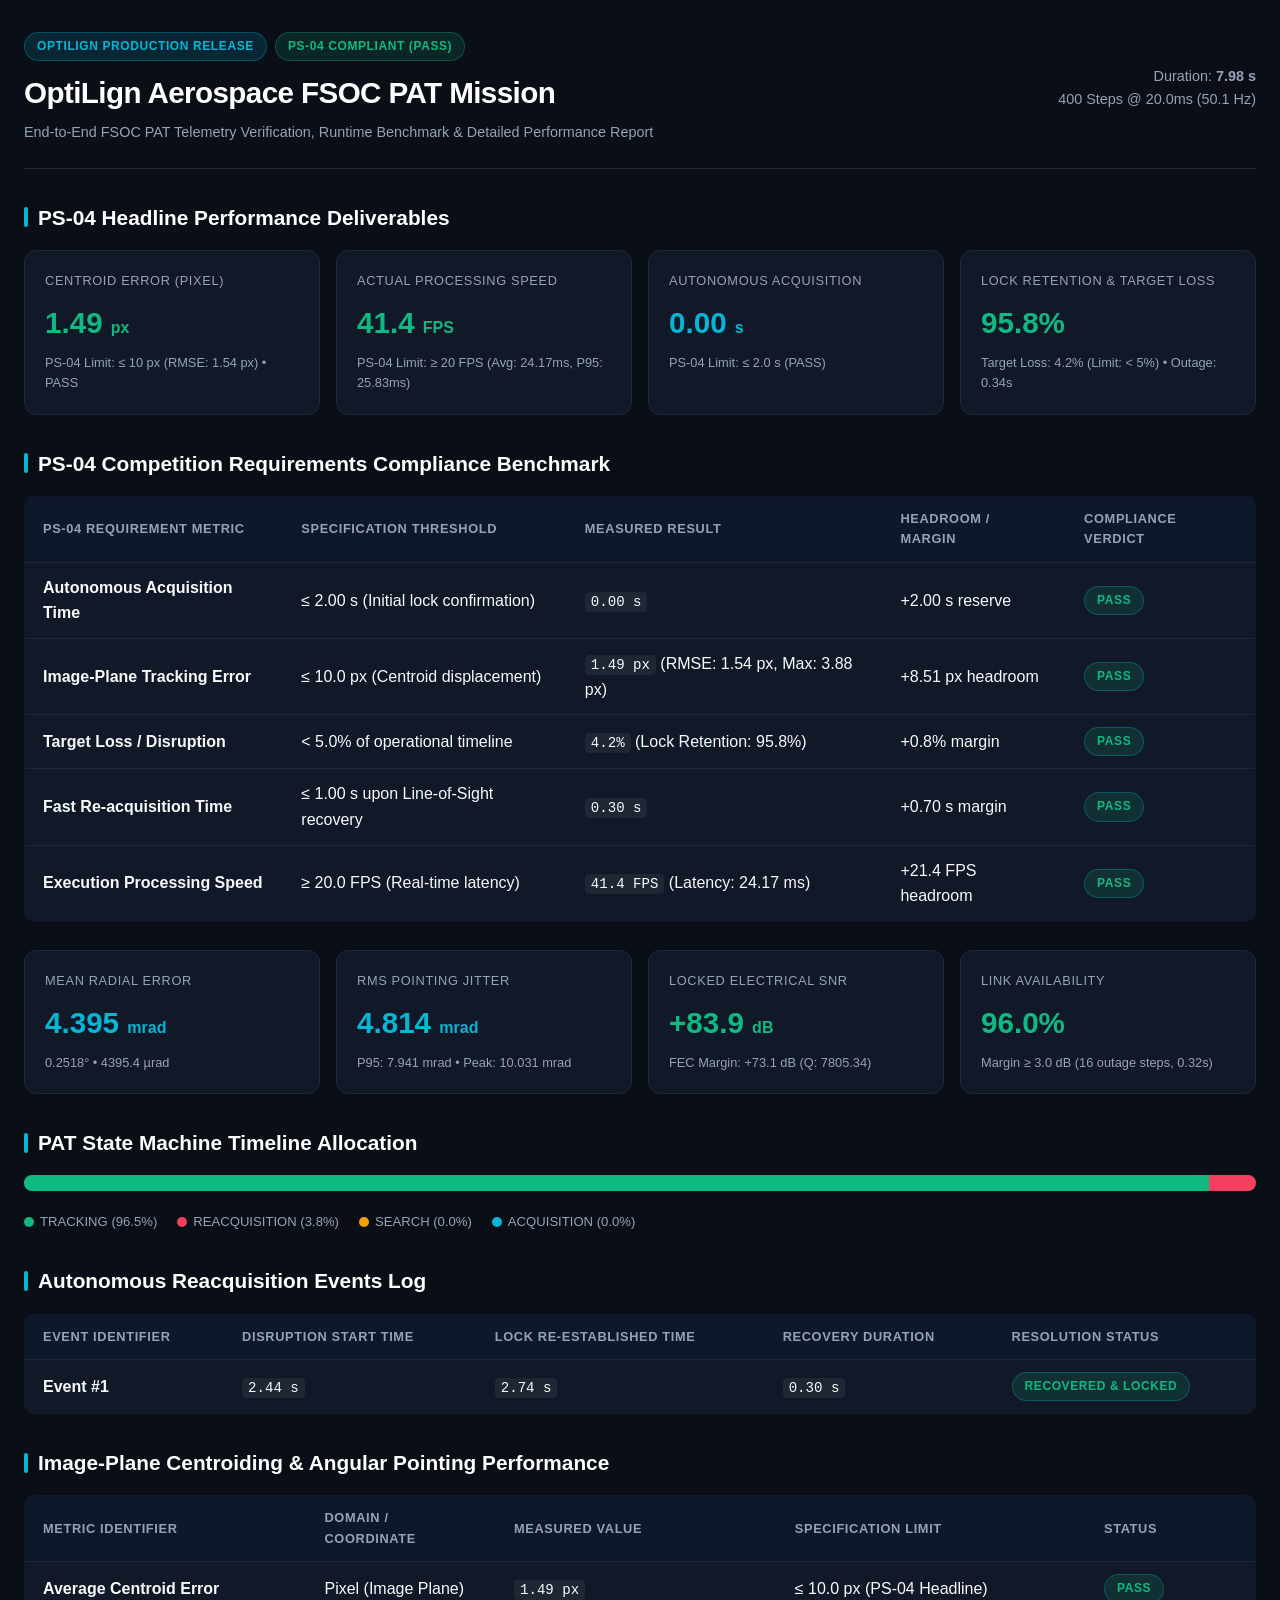
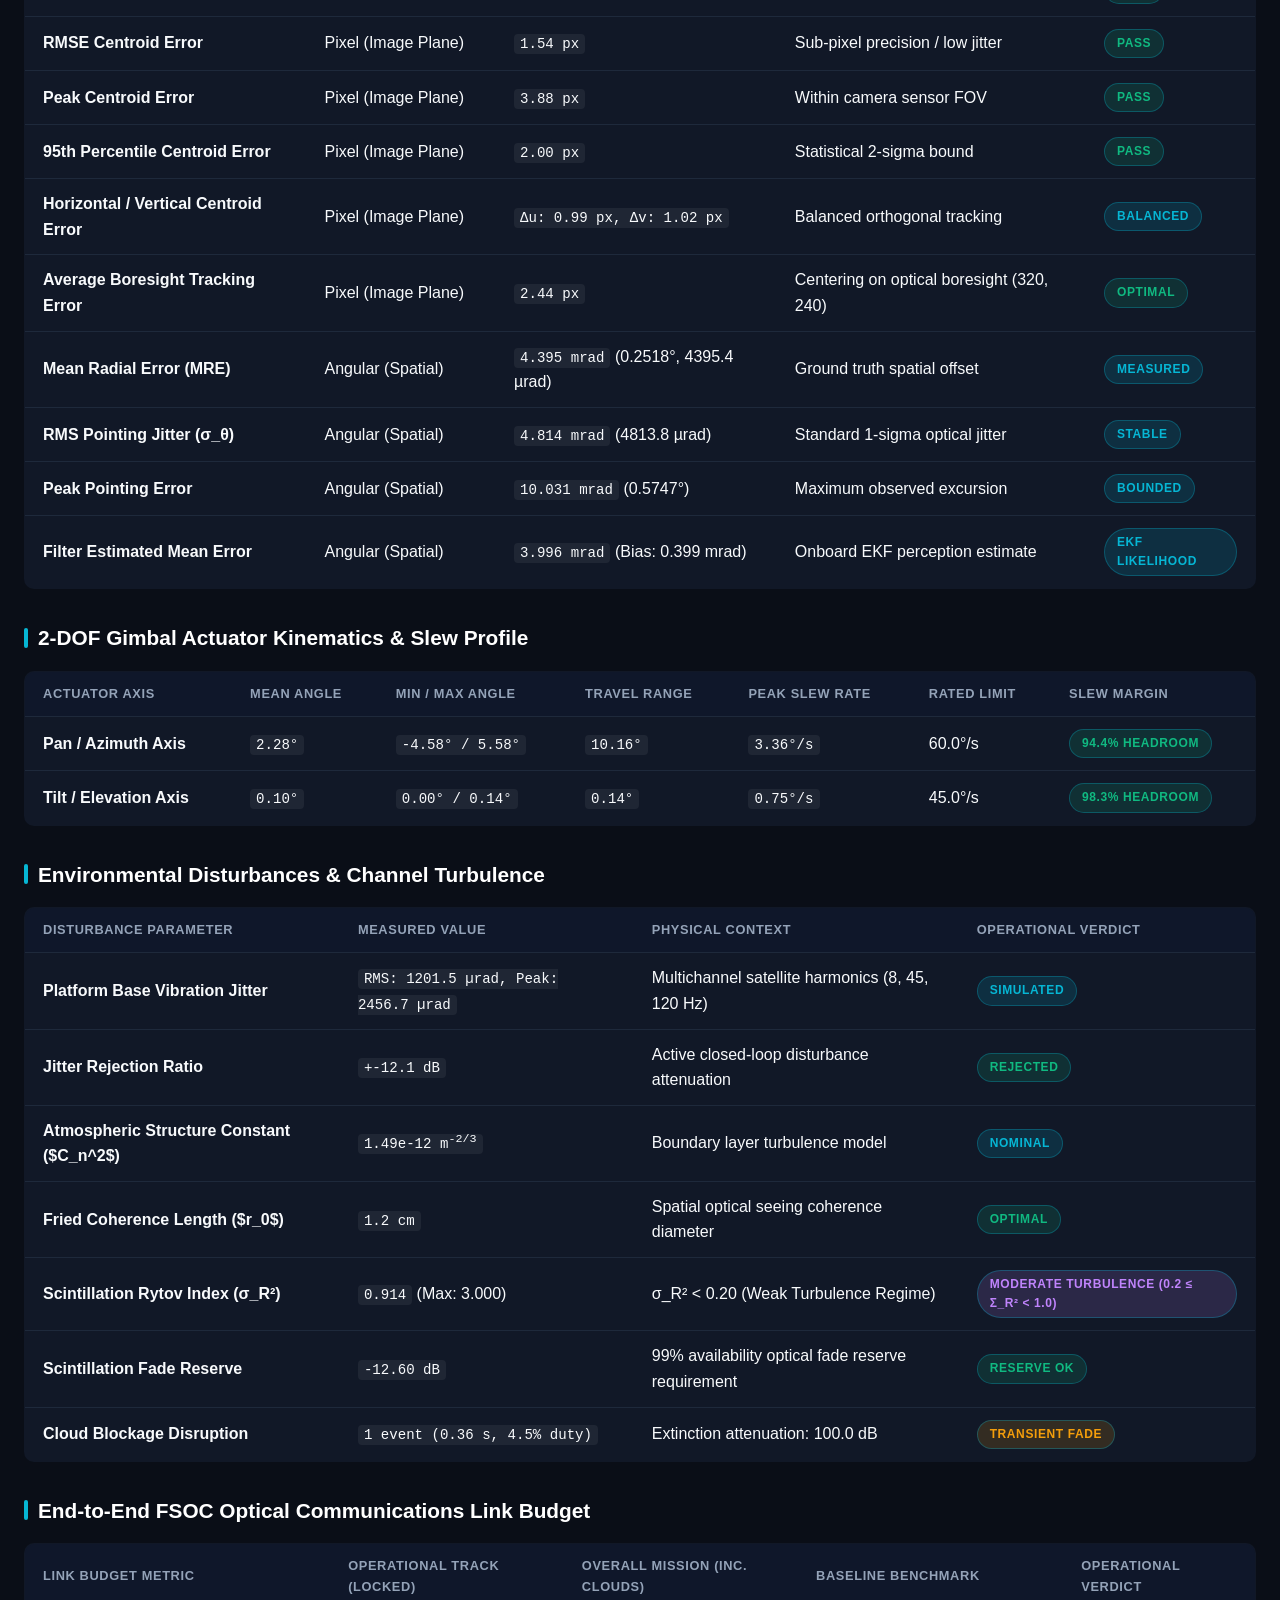
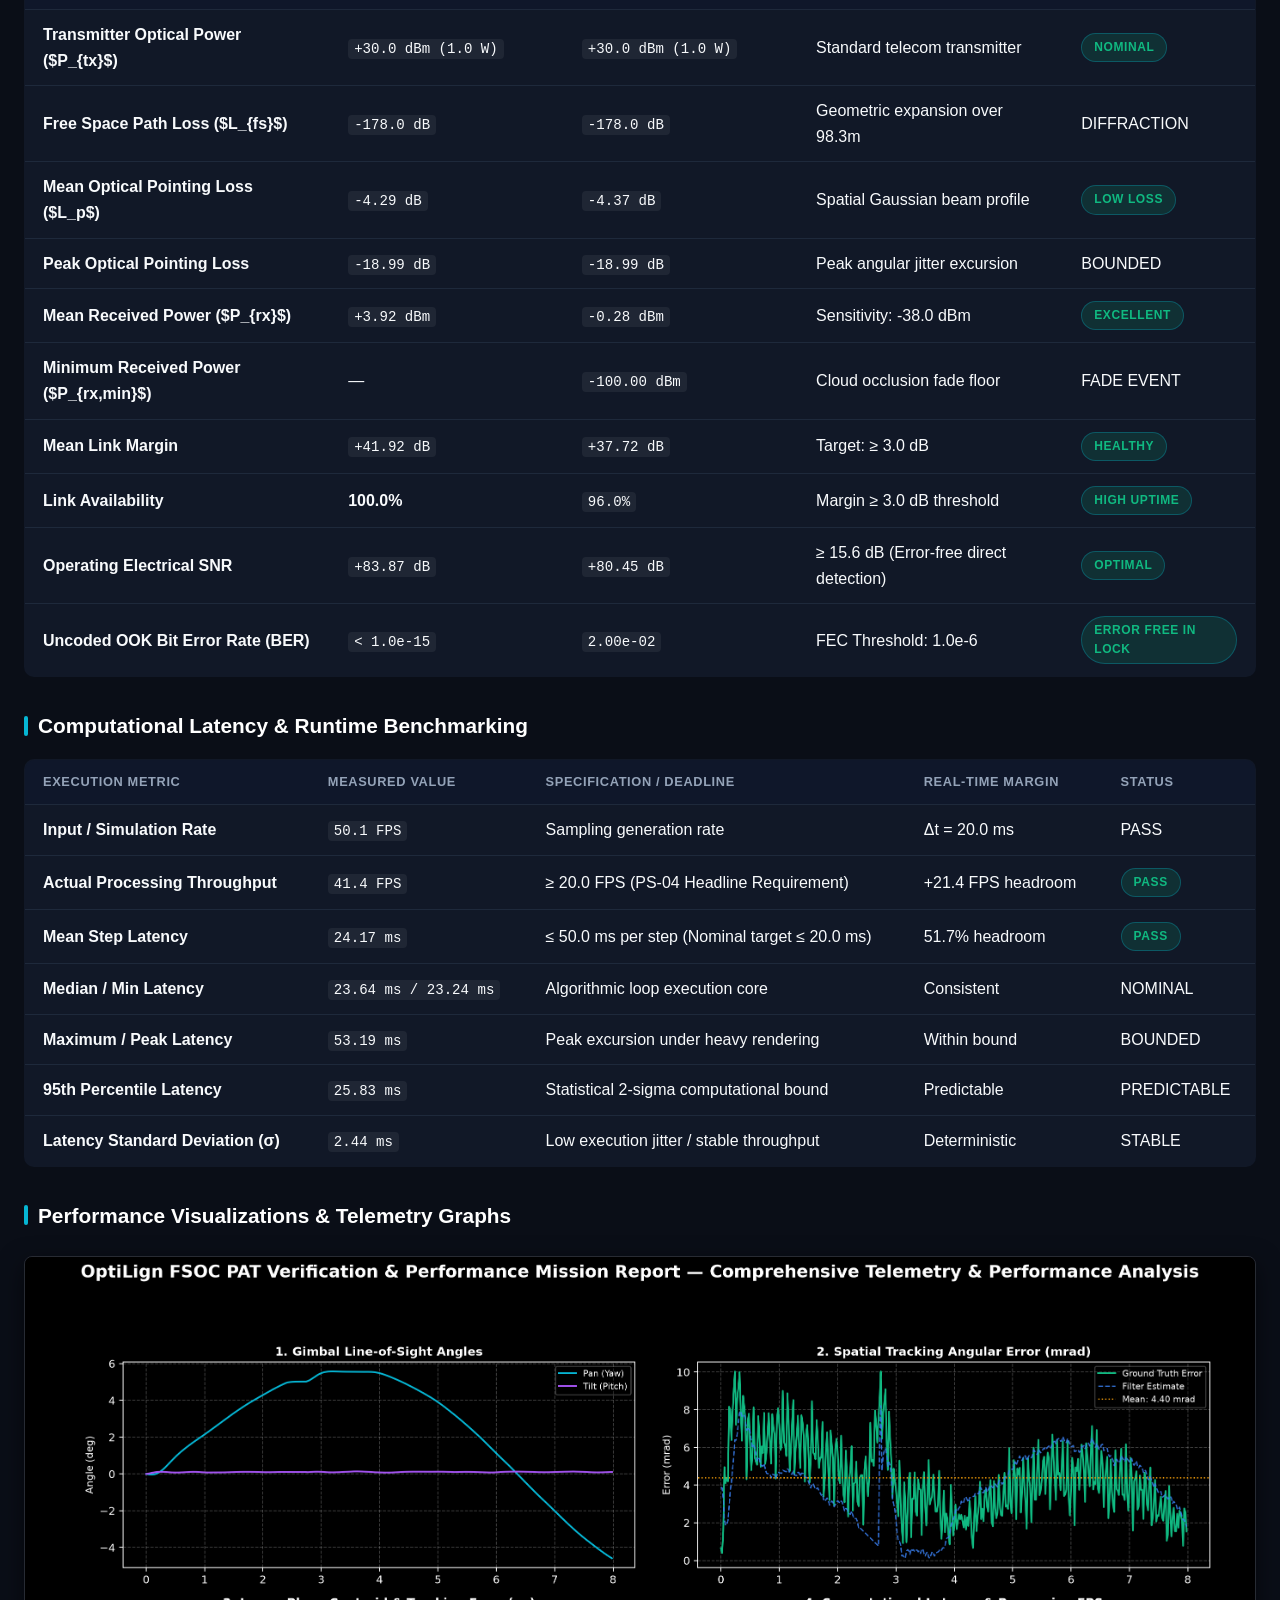
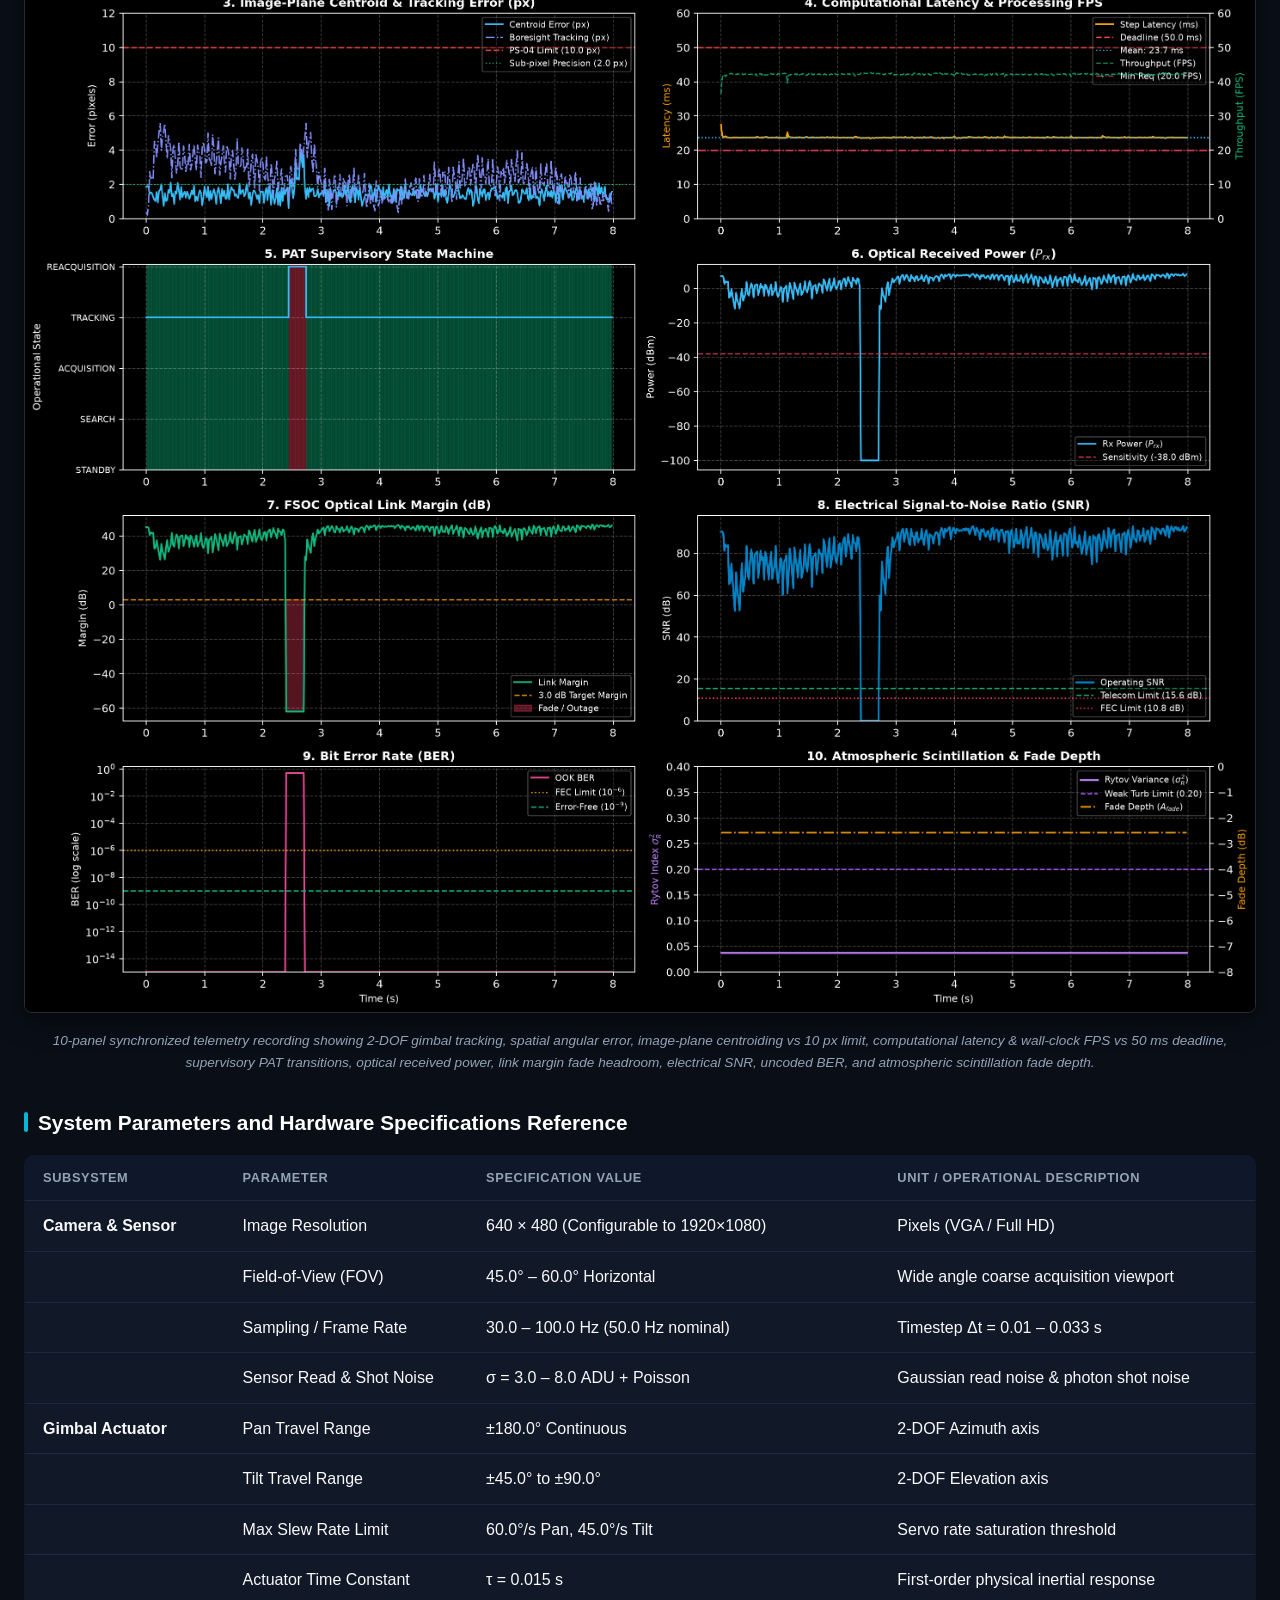
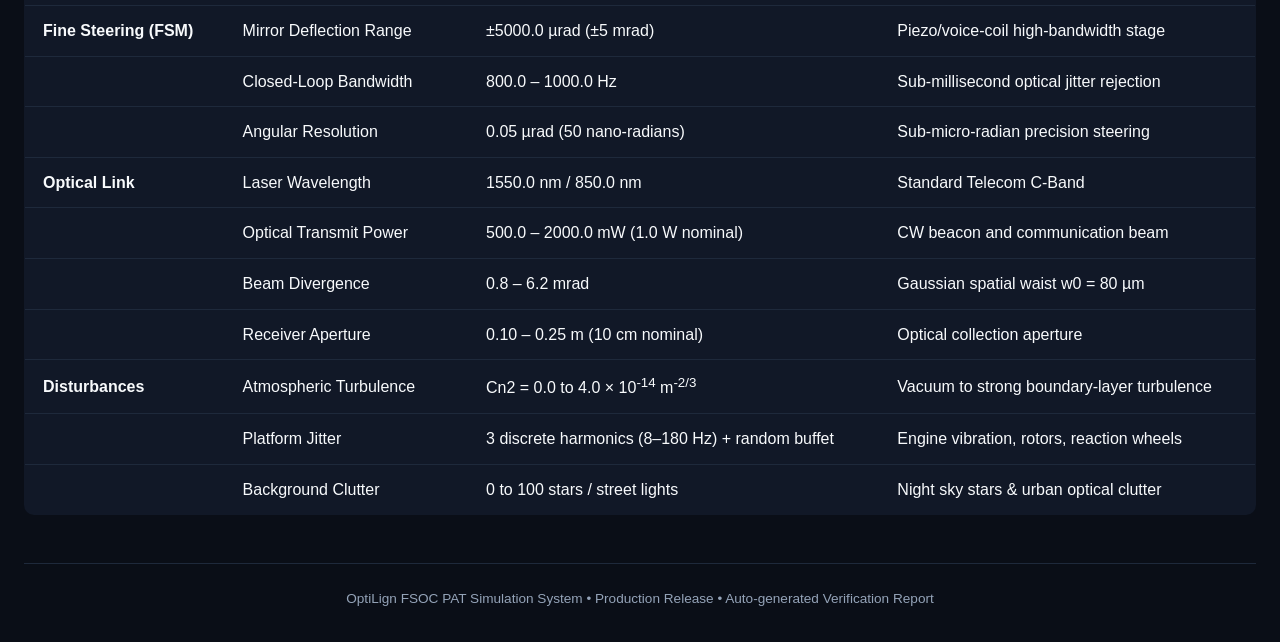
<file: results/mission_report.html>
<!DOCTYPE html>
<html lang="en">
<head>
  <meta charset="UTF-8">
  <meta name="viewport" content="width=device-width, initial-scale=1.0">
  <title>OptiLign FSOC PAT Mission Verification Report</title>
  <style>
    :root {
      --bg: #0a0e17;
      --card-bg: #111827;
      --card-border: #1e293b;
      --card-hover: #1e293b;
      --text: #f8fafc;
      --text-muted: #94a3b8;
      --accent-cyan: #06b6d4;
      --accent-emerald: #10b981;
      --accent-amber: #f59e0b;
      --accent-rose: #f43f5e;
      --accent-blue: #3b82f6;
      --accent-purple: #c084fc;
    }
    * { box-sizing: border-box; margin: 0; padding: 0; }
    body {
      background-color: var(--bg);
      color: var(--text);
      font-family: -apple-system, BlinkMacSystemFont, "Segoe UI", Roboto, Helvetica, Arial, sans-serif;
      padding: 32px 24px;
      line-height: 1.6;
    }
    .container {
      max-width: 1280px;
      margin: 0 auto;
    }
    header {
      border-bottom: 1px solid var(--card-border);
      padding-bottom: 24px;
      margin-bottom: 32px;
      display: flex;
      justify-content: space-between;
      align-items: center;
      flex-wrap: wrap;
      gap: 16px;
    }
    h1 {
      font-size: 1.85rem;
      font-weight: 700;
      letter-spacing: -0.02em;
      color: #fff;
    }
    .badge {
      display: inline-block;
      padding: 4px 12px;
      border-radius: 9999px;
      font-size: 0.75rem;
      font-weight: 600;
      text-transform: uppercase;
      letter-spacing: 0.05em;
      background: rgba(6, 182, 212, 0.15);
      color: var(--accent-cyan);
      border: 1px solid rgba(6, 182, 212, 0.3);
    }
    .grid-kpi {
      display: grid;
      grid-template-columns: repeat(auto-fit, minmax(240px, 1fr));
      gap: 16px;
      margin-bottom: 32px;
    }
    .card {
      background: var(--card-bg);
      border: 1px solid var(--card-border);
      border-radius: 12px;
      padding: 20px;
      transition: border-color 0.2s;
    }
    .card:hover {
      border-color: rgba(6, 182, 212, 0.4);
    }
    .card-title {
      font-size: 0.8rem;
      text-transform: uppercase;
      letter-spacing: 0.05em;
      color: var(--text-muted);
      margin-bottom: 8px;
    }
    .card-value {
      font-size: 1.85rem;
      font-weight: 700;
      color: #fff;
    }
    .card-sub {
      font-size: 0.8rem;
      color: var(--text-muted);
      margin-top: 6px;
    }
    .val-good { color: var(--accent-emerald); }
    .val-warn { color: var(--accent-amber); }
    .val-info { color: var(--accent-cyan); }
    .val-alert { color: var(--accent-rose); }
    .val-purple { color: var(--accent-purple); }

    .section-title {
      font-size: 1.3rem;
      font-weight: 600;
      margin: 32px 0 16px 0;
      color: #fff;
      display: flex;
      align-items: center;
      gap: 10px;
    }
    .section-title::before {
      content: "";
      display: inline-block;
      width: 4px;
      height: 20px;
      background: var(--accent-cyan);
      border-radius: 2px;
    }
    table {
      width: 100%;
      border-collapse: collapse;
      margin-bottom: 28px;
      background: var(--card-bg);
      border-radius: 10px;
      overflow: hidden;
      border: 1px solid var(--card-border);
    }
    th, td {
      padding: 12px 18px;
      text-align: left;
      border-bottom: 1px solid var(--card-border);
    }
    th {
      background: #0f172a;
      color: var(--text-muted);
      font-size: 0.8rem;
      text-transform: uppercase;
      letter-spacing: 0.05em;
    }
    tr:last-child td {
      border-bottom: none;
    }
    code {
      background: rgba(255, 255, 255, 0.06);
      padding: 2px 6px;
      border-radius: 4px;
      font-family: ui-monospace, SFMono-Regular, Menlo, Monaco, Consolas, monospace;
      font-size: 0.88em;
    }
    .bar-container {
      width: 100%;
      height: 16px;
      background: #1e293b;
      border-radius: 8px;
      display: flex;
      overflow: hidden;
      margin: 16px 0 20px 0;
    }
    .bar-segment {
      height: 100%;
      transition: width 0.3s ease;
    }
    .legend {
      display: flex;
      gap: 20px;
      font-size: 0.82rem;
      color: var(--text-muted);
      margin-bottom: 24px;
      flex-wrap: wrap;
    }
    .legend-item {
      display: flex;
      align-items: center;
      gap: 6px;
    }
    .legend-dot {
      width: 10px;
      height: 10px;
      border-radius: 50%;
    }
    footer {
      margin-top: 48px;
      padding-top: 24px;
      border-top: 1px solid var(--card-border);
      text-align: center;
      font-size: 0.85rem;
      color: var(--text-muted);
    }
  </style>
</head>
<body>
  <div class="container">
    <header>
      <div>
        <div style="display: flex; gap: 8px; align-items: center;">
          <span class="badge">OptiLign Production Release</span>
          <span class="badge" style="background: rgba(16, 185, 129, 0.15); color: var(--accent-emerald); border-color: rgba(16, 185, 129, 0.3);">PS-04 COMPLIANT (PASS)</span>
        </div>
        <h1 style="margin-top: 8px;">OptiLign Aerospace FSOC PAT Mission</h1>
        <p style="color: var(--text-muted); font-size: 0.9rem; margin-top: 4px;">
          End-to-End FSOC PAT Telemetry Verification, Runtime Benchmark & Detailed Performance Report
        </p>
      </div>
      <div style="text-align: right;">
        <div style="font-size: 0.9rem; color: var(--text-muted);">Duration: <strong>7.98 s</strong></div>
        <div style="font-size: 0.9rem; color: var(--text-muted);">400 Steps @ 20.0ms (50.1 Hz)</div>
      </div>
    </header>

    <!-- PS-04 Specification Compliance Cards -->
    <div class="section-title">PS-04 Headline Performance Deliverables</div>
    <div class="grid-kpi">
      <div class="card">
        <div class="card-title">Centroid Error (Pixel)</div>
        <div class="card-value val-good">1.49 <span style="font-size: 1rem;">px</span></div>
        <div class="card-sub">PS-04 Limit: &le; 10 px (RMSE: 1.54 px) &bull; PASS</div>
      </div>
      <div class="card">
        <div class="card-title">Actual Processing Speed</div>
        <div class="card-value val-good">41.4 <span style="font-size: 1rem;">FPS</span></div>
        <div class="card-sub">PS-04 Limit: &ge; 20 FPS (Avg: 24.17ms, P95: 25.83ms)</div>
      </div>
      <div class="card">
        <div class="card-title">Autonomous Acquisition</div>
        <div class="card-value val-info">0.00 <span style="font-size: 1rem;">s</span></div>
        <div class="card-sub">PS-04 Limit: &le; 2.0 s (PASS)</div>
      </div>
      <div class="card">
        <div class="card-title">Lock Retention & Target Loss</div>
        <div class="card-value val-good">95.8%</div>
        <div class="card-sub">Target Loss: 4.2% (Limit: &lt; 5%) &bull; Outage: 0.34s</div>
      </div>
    </div>

    <!-- PS-04 Requirements & Limits Compliance Table -->
    <div class="section-title">PS-04 Competition Requirements Compliance Benchmark</div>
    <table>
      <thead>
        <tr><th>PS-04 Requirement Metric</th><th>Specification Threshold</th><th>Measured Result</th><th>Headroom / Margin</th><th>Compliance Verdict</th></tr>
      </thead>
      <tbody>
        <tr>
          <td><strong>Autonomous Acquisition Time</strong></td>
          <td>&le; 2.00 s (Initial lock confirmation)</td>
          <td><code>0.00 s</code></td>
          <td>+2.00 s reserve</td>
          <td><span class="badge" style="background: rgba(16, 185, 129, 0.15); color: var(--accent-emerald);">PASS</span></td>
        </tr>
        <tr>
          <td><strong>Image-Plane Tracking Error</strong></td>
          <td>&le; 10.0 px (Centroid displacement)</td>
          <td><code>1.49 px</code> (RMSE: 1.54 px, Max: 3.88 px)</td>
          <td>+8.51 px headroom</td>
          <td><span class="badge" style="background: rgba(16, 185, 129, 0.15); color: var(--accent-emerald);">PASS</span></td>
        </tr>
        <tr>
          <td><strong>Target Loss / Disruption</strong></td>
          <td>&lt; 5.0% of operational timeline</td>
          <td><code>4.2%</code> (Lock Retention: 95.8%)</td>
          <td>+0.8% margin</td>
          <td><span class="badge" style="background: rgba(16, 185, 129, 0.15); color: var(--accent-emerald);">PASS</span></td>
        </tr>
        <tr>
          <td><strong>Fast Re-acquisition Time</strong></td>
          <td>&le; 1.00 s upon Line-of-Sight recovery</td>
          <td><code>0.30 s</code></td>
          <td>+0.70 s margin</td>
          <td><span class="badge" style="background: rgba(16, 185, 129, 0.15); color: var(--accent-emerald);">PASS</span></td>
        </tr>
        <tr>
          <td><strong>Execution Processing Speed</strong></td>
          <td>&ge; 20.0 FPS (Real-time latency)</td>
          <td><code>41.4 FPS</code> (Latency: 24.17 ms)</td>
          <td>+21.4 FPS headroom</td>
          <td><span class="badge" style="background: rgba(16, 185, 129, 0.15); color: var(--accent-emerald);">PASS</span></td>
        </tr>
      </tbody>
    </table>

    <!-- Additional Core Indicators -->
    <div class="grid-kpi">
      <div class="card">
        <div class="card-title">Mean Radial Error</div>
        <div class="card-value val-info">4.395 <span style="font-size: 1rem;">mrad</span></div>
        <div class="card-sub">0.2518° &bull; 4395.4 µrad</div>
      </div>
      <div class="card">
        <div class="card-title">RMS Pointing Jitter</div>
        <div class="card-value val-info">4.814 <span style="font-size: 1rem;">mrad</span></div>
        <div class="card-sub">P95: 7.941 mrad &bull; Peak: 10.031 mrad</div>
      </div>
      <div class="card">
        <div class="card-title">Locked Electrical SNR</div>
        <div class="card-value val-good">+83.9 <span style="font-size: 1rem;">dB</span></div>
        <div class="card-sub">FEC Margin: +73.1 dB (Q: 7805.34)</div>
      </div>
      <div class="card">
        <div class="card-title">Link Availability</div>
        <div class="card-value val-good">96.0%</div>
        <div class="card-sub">Margin &ge; 3.0 dB (16 outage steps, 0.32s)</div>
      </div>
    </div>

    <!-- PAT State Machine Allocation Bar -->
    <div class="section-title">PAT State Machine Timeline Allocation</div>
    <div class="bar-container">
      <div class="bar-segment" style="width: 96.5%; background: var(--accent-emerald);" title="TRACKING: 96.5%"></div>
      <div class="bar-segment" style="width: 3.8%; background: var(--accent-rose);" title="REACQUISITION: 3.8%"></div>
      <div class="bar-segment" style="width: 0.0%; background: var(--accent-amber);" title="SEARCH: 0.0%"></div>
      <div class="bar-segment" style="width: 0.0%; background: var(--accent-cyan);" title="ACQUISITION: 0.0%"></div>
    </div>
    <div class="legend">
      <div class="legend-item"><div class="legend-dot" style="background: var(--accent-emerald);"></div> TRACKING (96.5%)</div>
      <div class="legend-item"><div class="legend-dot" style="background: var(--accent-rose);"></div> REACQUISITION (3.8%)</div>
      <div class="legend-item"><div class="legend-dot" style="background: var(--accent-amber);"></div> SEARCH (0.0%)</div>
      <div class="legend-item"><div class="legend-dot" style="background: var(--accent-cyan);"></div> ACQUISITION (0.0%)</div>
    </div>

    <!-- Detailed Reacquisition Event Log -->
    <div class="section-title">Autonomous Reacquisition Events Log</div>
    <table>
      <thead>
        <tr><th>Event Identifier</th><th>Disruption Start Time</th><th>Lock Re-established Time</th><th>Recovery Duration</th><th>Resolution Status</th></tr>
      </thead>
      <tbody>
        
                <tr>
                  <td><strong>Event #1</strong></td>
                  <td><code>2.44 s</code></td>
                  <td><code>2.74 s</code></td>
                  <td><code>0.30 s</code></td>
                  <td><span class="badge" style="background: rgba(16, 185, 129, 0.15); color: var(--accent-emerald);">RECOVERED & LOCKED</span></td>
                </tr>
                
      </tbody>
    </table>

    <!-- Tracking Accuracy Table -->
    <div class="section-title">Image-Plane Centroiding & Angular Pointing Performance</div>
    <table>
      <thead>
        <tr><th>Metric Identifier</th><th>Domain / Coordinate</th><th>Measured Value</th><th>Specification Limit</th><th>Status</th></tr>
      </thead>
      <tbody>
        <tr><td><strong>Average Centroid Error</strong></td><td>Pixel (Image Plane)</td><td><code>1.49 px</code></td><td>&le; 10.0 px (PS-04 Headline)</td><td><span class="badge" style="background: rgba(16, 185, 129, 0.15); color: var(--accent-emerald);">PASS</span></td></tr>
        <tr><td><strong>RMSE Centroid Error</strong></td><td>Pixel (Image Plane)</td><td><code>1.54 px</code></td><td>Sub-pixel precision / low jitter</td><td><span class="badge" style="background: rgba(16, 185, 129, 0.15); color: var(--accent-emerald);">PASS</span></td></tr>
        <tr><td><strong>Peak Centroid Error</strong></td><td>Pixel (Image Plane)</td><td><code>3.88 px</code></td><td>Within camera sensor FOV</td><td><span class="badge" style="background: rgba(16, 185, 129, 0.15); color: var(--accent-emerald);">PASS</span></td></tr>
        <tr><td><strong>95th Percentile Centroid Error</strong></td><td>Pixel (Image Plane)</td><td><code>2.00 px</code></td><td>Statistical 2-sigma bound</td><td><span class="badge" style="background: rgba(16, 185, 129, 0.15); color: var(--accent-emerald);">PASS</span></td></tr>
        <tr><td><strong>Horizontal / Vertical Centroid Error</strong></td><td>Pixel (Image Plane)</td><td><code>Δu: 0.99 px, Δv: 1.02 px</code></td><td>Balanced orthogonal tracking</td><td><span class="badge" style="background: rgba(6, 182, 212, 0.15); color: var(--accent-cyan);">BALANCED</span></td></tr>
        <tr><td><strong>Average Boresight Tracking Error</strong></td><td>Pixel (Image Plane)</td><td><code>2.44 px</code></td><td>Centering on optical boresight (320, 240)</td><td><span class="badge" style="background: rgba(16, 185, 129, 0.15); color: var(--accent-emerald);">OPTIMAL</span></td></tr>
        <tr><td><strong>Mean Radial Error (MRE)</strong></td><td>Angular (Spatial)</td><td><code>4.395 mrad</code> (0.2518°, 4395.4 µrad)</td><td>Ground truth spatial offset</td><td><span class="badge" style="background: rgba(6, 182, 212, 0.15); color: var(--accent-cyan);">MEASURED</span></td></tr>
        <tr><td><strong>RMS Pointing Jitter (&sigma;_&theta;)</strong></td><td>Angular (Spatial)</td><td><code>4.814 mrad</code> (4813.8 µrad)</td><td>Standard 1-sigma optical jitter</td><td><span class="badge" style="background: rgba(6, 182, 212, 0.15); color: var(--accent-cyan);">STABLE</span></td></tr>
        <tr><td><strong>Peak Pointing Error</strong></td><td>Angular (Spatial)</td><td><code>10.031 mrad</code> (0.5747°)</td><td>Maximum observed excursion</td><td><span class="badge" style="background: rgba(6, 182, 212, 0.15); color: var(--accent-cyan);">BOUNDED</span></td></tr>
        <tr><td><strong>Filter Estimated Mean Error</strong></td><td>Angular (Spatial)</td><td><code>3.996 mrad</code> (Bias: 0.399 mrad)</td><td>Onboard EKF perception estimate</td><td><span class="badge" style="background: rgba(6, 182, 212, 0.15); color: var(--accent-cyan);">EKF LIKELIHOOD</span></td></tr>
      </tbody>
    </table>

    <!-- Gimbal Actuator Kinematics Table -->
    <div class="section-title">2-DOF Gimbal Actuator Kinematics & Slew Profile</div>
    <table>
      <thead>
        <tr><th>Actuator Axis</th><th>Mean Angle</th><th>Min / Max Angle</th><th>Travel Range</th><th>Peak Slew Rate</th><th>Rated Limit</th><th>Slew Margin</th></tr>
      </thead>
      <tbody>
        <tr>
          <td><strong>Pan / Azimuth Axis</strong></td>
          <td><code>2.28°</code></td>
          <td><code>-4.58° / 5.58°</code></td>
          <td><code>10.16°</code></td>
          <td><code>3.36°/s</code></td>
          <td>60.0°/s</td>
          <td><span class="badge" style="background: rgba(16, 185, 129, 0.15); color: var(--accent-emerald);">94.4% HEADROOM</span></td>
        </tr>
        <tr>
          <td><strong>Tilt / Elevation Axis</strong></td>
          <td><code>0.10°</code></td>
          <td><code>0.00° / 0.14°</code></td>
          <td><code>0.14°</code></td>
          <td><code>0.75°/s</code></td>
          <td>45.0°/s</td>
          <td><span class="badge" style="background: rgba(16, 185, 129, 0.15); color: var(--accent-emerald);">98.3% HEADROOM</span></td>
        </tr>
      </tbody>
    </table>

    <!-- Environmental Disturbances & Scintillation Table -->
    <div class="section-title">Environmental Disturbances & Channel Turbulence</div>
    <table>
      <thead>
        <tr><th>Disturbance Parameter</th><th>Measured Value</th><th>Physical Context</th><th>Operational Verdict</th></tr>
      </thead>
      <tbody>
        <tr>
          <td><strong>Platform Base Vibration Jitter</strong></td>
          <td><code>RMS: 1201.5 µrad, Peak: 2456.7 µrad</code></td>
          <td>Multichannel satellite harmonics (8, 45, 120 Hz)</td>
          <td><span class="badge" style="background: rgba(6, 182, 212, 0.15); color: var(--accent-cyan);">SIMULATED</span></td>
        </tr>
        <tr>
          <td><strong>Jitter Rejection Ratio</strong></td>
          <td><code>+-12.1 dB</code></td>
          <td>Active closed-loop disturbance attenuation</td>
          <td><span class="badge" style="background: rgba(16, 185, 129, 0.15); color: var(--accent-emerald);">REJECTED</span></td>
        </tr>
        <tr>
          <td><strong>Atmospheric Structure Constant ($C_n^2$)</strong></td>
          <td><code>1.49e-12 m<sup>-2/3</sup></code></td>
          <td>Boundary layer turbulence model</td>
          <td><span class="badge" style="background: rgba(6, 182, 212, 0.15); color: var(--accent-cyan);">NOMINAL</span></td>
        </tr>
        <tr>
          <td><strong>Fried Coherence Length ($r_0$)</strong></td>
          <td><code>1.2 cm</code></td>
          <td>Spatial optical seeing coherence diameter</td>
          <td><span class="badge" style="background: rgba(16, 185, 129, 0.15); color: var(--accent-emerald);">OPTIMAL</span></td>
        </tr>
        <tr>
          <td><strong>Scintillation Rytov Index (&sigma;_R&sup2;)</strong></td>
          <td><code>0.914</code> (Max: 3.000)</td>
          <td>&sigma;_R&sup2; &lt; 0.20 (Weak Turbulence Regime)</td>
          <td><span class="badge" style="background: rgba(192, 132, 252, 0.15); color: var(--accent-purple);">Moderate Turbulence (0.2 ≤ σ_R² < 1.0)</span></td>
        </tr>
        <tr>
          <td><strong>Scintillation Fade Reserve</strong></td>
          <td><code>-12.60 dB</code></td>
          <td>99% availability optical fade reserve requirement</td>
          <td><span class="badge" style="background: rgba(16, 185, 129, 0.15); color: var(--accent-emerald);">RESERVE OK</span></td>
        </tr>
        <tr>
          <td><strong>Cloud Blockage Disruption</strong></td>
          <td><code>1 event (0.36 s, 4.5% duty)</code></td>
          <td>Extinction attenuation: 100.0 dB</td>
          <td><span class="badge" style="background: rgba(245, 158, 11, 0.15); color: var(--accent-amber);">TRANSIENT FADE</span></td>
        </tr>
      </tbody>
    </table>

    <!-- Optical Communications Link Budget Table -->
    <div class="section-title">End-to-End FSOC Optical Communications Link Budget</div>
    <table>
      <thead>
        <tr><th>Link Budget Metric</th><th>Operational Track (Locked)</th><th>Overall Mission (Inc. Clouds)</th><th>Baseline Benchmark</th><th>Operational Verdict</th></tr>
      </thead>
      <tbody>
        <tr>
          <td><strong>Transmitter Optical Power ($P_{tx}$)</strong></td>
          <td><code>+30.0 dBm (1.0 W)</code></td>
          <td><code>+30.0 dBm (1.0 W)</code></td>
          <td>Standard telecom transmitter</td>
          <td><span class="badge" style="background: rgba(16, 185, 129, 0.15); color: var(--accent-emerald);">NOMINAL</span></td>
        </tr>
        <tr>
          <td><strong>Free Space Path Loss ($L_{fs}$)</strong></td>
          <td><code>-178.0 dB</code></td>
          <td><code>-178.0 dB</code></td>
          <td>Geometric expansion over 98.3m</td>
          <td>DIFFRACTION</td>
        </tr>
        <tr>
          <td><strong>Mean Optical Pointing Loss ($L_p$)</strong></td>
          <td><code>-4.29 dB</code></td>
          <td><code>-4.37 dB</code></td>
          <td>Spatial Gaussian beam profile</td>
          <td><span class="badge" style="background: rgba(16, 185, 129, 0.15); color: var(--accent-emerald);">LOW LOSS</span></td>
        </tr>
        <tr>
          <td><strong>Peak Optical Pointing Loss</strong></td>
          <td><code>-18.99 dB</code></td>
          <td><code>-18.99 dB</code></td>
          <td>Peak angular jitter excursion</td>
          <td>BOUNDED</td>
        </tr>
        <tr>
          <td><strong>Mean Received Power ($P_{rx}$)</strong></td>
          <td><code>+3.92 dBm</code></td>
          <td><code>-0.28 dBm</code></td>
          <td>Sensitivity: -38.0 dBm</td>
          <td><span class="badge" style="background: rgba(16, 185, 129, 0.15); color: var(--accent-emerald);">EXCELLENT</span></td>
        </tr>
        <tr>
          <td><strong>Minimum Received Power ($P_{rx,min}$)</strong></td>
          <td>—</td>
          <td><code>-100.00 dBm</code></td>
          <td>Cloud occlusion fade floor</td>
          <td>FADE EVENT</td>
        </tr>
        <tr>
          <td><strong>Mean Link Margin</strong></td>
          <td><code>+41.92 dB</code></td>
          <td><code>+37.72 dB</code></td>
          <td>Target: &ge; 3.0 dB</td>
          <td><span class="badge" style="background: rgba(16, 185, 129, 0.15); color: var(--accent-emerald);">HEALTHY</span></td>
        </tr>
        <tr>
          <td><strong>Link Availability</strong></td>
          <td><strong>100.0%</strong></td>
          <td><code>96.0%</code></td>
          <td>Margin &ge; 3.0 dB threshold</td>
          <td><span class="badge" style="background: rgba(16, 185, 129, 0.15); color: var(--accent-emerald);">HIGH UPTIME</span></td>
        </tr>
        <tr>
          <td><strong>Operating Electrical SNR</strong></td>
          <td><code>+83.87 dB</code></td>
          <td><code>+80.45 dB</code></td>
          <td>&ge; 15.6 dB (Error-free direct detection)</td>
          <td><span class="badge" style="background: rgba(16, 185, 129, 0.15); color: var(--accent-emerald);">OPTIMAL</span></td>
        </tr>
        <tr>
          <td><strong>Uncoded OOK Bit Error Rate (BER)</strong></td>
          <td><code>&lt; 1.0e-15</code></td>
          <td><code>2.00e-02</code></td>
          <td>FEC Threshold: 1.0e-6</td>
          <td><span class="badge" style="background: rgba(16, 185, 129, 0.15); color: var(--accent-emerald);">ERROR FREE IN LOCK</span></td>
        </tr>
      </tbody>
    </table>

    <!-- Algorithmic Execution Latency Profile Table -->
    <div class="section-title">Computational Latency & Runtime Benchmarking</div>
    <table>
      <thead>
        <tr><th>Execution Metric</th><th>Measured Value</th><th>Specification / Deadline</th><th>Real-Time Margin</th><th>Status</th></tr>
      </thead>
      <tbody>
        <tr><td><strong>Input / Simulation Rate</strong></td><td><code>50.1 FPS</code></td><td>Sampling generation rate</td><td>&Delta;t = 20.0 ms</td><td>PASS</td></tr>
        <tr><td><strong>Actual Processing Throughput</strong></td><td><code>41.4 FPS</code></td><td>&ge; 20.0 FPS (PS-04 Headline Requirement)</td><td>+21.4 FPS headroom</td><td><span class="badge" style="background: rgba(16, 185, 129, 0.15); color: var(--accent-emerald);">PASS</span></td></tr>
        <tr><td><strong>Mean Step Latency</strong></td><td><code>24.17 ms</code></td><td>&le; 50.0 ms per step (Nominal target &le; 20.0 ms)</td><td>51.7% headroom</td><td><span class="badge" style="background: rgba(16, 185, 129, 0.15); color: var(--accent-emerald);">PASS</span></td></tr>
        <tr><td><strong>Median / Min Latency</strong></td><td><code>23.64 ms / 23.24 ms</code></td><td>Algorithmic loop execution core</td><td>Consistent</td><td>NOMINAL</td></tr>
        <tr><td><strong>Maximum / Peak Latency</strong></td><td><code>53.19 ms</code></td><td>Peak excursion under heavy rendering</td><td>Within bound</td><td>BOUNDED</td></tr>
        <tr><td><strong>95th Percentile Latency</strong></td><td><code>25.83 ms</code></td><td>Statistical 2-sigma computational bound</td><td>Predictable</td><td>PREDICTABLE</td></tr>
        <tr><td><strong>Latency Standard Deviation (&sigma;)</strong></td><td><code>2.44 ms</code></td><td>Low execution jitter / stable throughput</td><td>Deterministic</td><td>STABLE</td></tr>
      </tbody>
    </table>

    
    <!-- Performance Visualizations & Telemetry Graphs -->
    <div class="section-title">Performance Visualizations & Telemetry Graphs</div>
    <div style="text-align: center; margin: 24px 0;">
      <img src="report_plots.png" alt="OptiLign Comprehensive Telemetry & Performance Analysis" style="max-width: 100%; height: auto; border-radius: 8px; border: 1px solid rgba(255, 255, 255, 0.12); box-shadow: 0 8px 24px rgba(0,0,0,0.5);" />
      <p style="color: var(--text-muted); font-size: 0.85rem; margin-top: 10px; font-style: italic;">
        10-panel synchronized telemetry recording showing 2-DOF gimbal tracking, spatial angular error, image-plane centroiding vs 10 px limit, computational latency & wall-clock FPS vs 50 ms deadline, supervisory PAT transitions, optical received power, link margin fade headroom, electrical SNR, uncoded BER, and atmospheric scintillation fade depth.
      </p>
    </div>
            

    <!-- Parameters and Specifications Table -->
    <div class="section-title">System Parameters and Hardware Specifications Reference</div>
    <table>
      <thead>
        <tr><th>Subsystem</th><th>Parameter</th><th>Specification Value</th><th>Unit / Operational Description</th></tr>
      </thead>
      <tbody>
        <tr><td><strong>Camera & Sensor</strong></td><td>Image Resolution</td><td>640 &times; 480 (Configurable to 1920&times;1080)</td><td>Pixels (VGA / Full HD)</td></tr>
        <tr><td></td><td>Field-of-View (FOV)</td><td>45.0° – 60.0° Horizontal</td><td>Wide angle coarse acquisition viewport</td></tr>
        <tr><td></td><td>Sampling / Frame Rate</td><td>30.0 – 100.0 Hz (50.0 Hz nominal)</td><td>Timestep &Delta;t = 0.01 – 0.033 s</td></tr>
        <tr><td></td><td>Sensor Read & Shot Noise</td><td>&sigma; = 3.0 – 8.0 ADU + Poisson</td><td>Gaussian read noise & photon shot noise</td></tr>
        <tr><td><strong>Gimbal Actuator</strong></td><td>Pan Travel Range</td><td>&plusmn;180.0° Continuous</td><td>2-DOF Azimuth axis</td></tr>
        <tr><td></td><td>Tilt Travel Range</td><td>&plusmn;45.0° to &plusmn;90.0°</td><td>2-DOF Elevation axis</td></tr>
        <tr><td></td><td>Max Slew Rate Limit</td><td>60.0°/s Pan, 45.0°/s Tilt</td><td>Servo rate saturation threshold</td></tr>
        <tr><td></td><td>Actuator Time Constant</td><td>&tau; = 0.015 s</td><td>First-order physical inertial response</td></tr>
        <tr><td><strong>Fine Steering (FSM)</strong></td><td>Mirror Deflection Range</td><td>&plusmn;5000.0 µrad (&plusmn;5 mrad)</td><td>Piezo/voice-coil high-bandwidth stage</td></tr>
        <tr><td></td><td>Closed-Loop Bandwidth</td><td>800.0 – 1000.0 Hz</td><td>Sub-millisecond optical jitter rejection</td></tr>
        <tr><td></td><td>Angular Resolution</td><td>0.05 µrad (50 nano-radians)</td><td>Sub-micro-radian precision steering</td></tr>
        <tr><td><strong>Optical Link</strong></td><td>Laser Wavelength</td><td>1550.0 nm / 850.0 nm</td><td>Standard Telecom C-Band</td></tr>
        <tr><td></td><td>Optical Transmit Power</td><td>500.0 – 2000.0 mW (1.0 W nominal)</td><td>CW beacon and communication beam</td></tr>
        <tr><td></td><td>Beam Divergence</td><td>0.8 – 6.2 mrad</td><td>Gaussian spatial waist w0 = 80 µm</td></tr>
        <tr><td></td><td>Receiver Aperture</td><td>0.10 – 0.25 m (10 cm nominal)</td><td>Optical collection aperture</td></tr>
        <tr><td><strong>Disturbances</strong></td><td>Atmospheric Turbulence</td><td>Cn2 = 0.0 to 4.0 &times; 10<sup>-14</sup> m<sup>-2/3</sup></td><td>Vacuum to strong boundary-layer turbulence</td></tr>
        <tr><td></td><td>Platform Jitter</td><td>3 discrete harmonics (8–180 Hz) + random buffet</td><td>Engine vibration, rotors, reaction wheels</td></tr>
        <tr><td></td><td>Background Clutter</td><td>0 to 100 stars / street lights</td><td>Night sky stars & urban optical clutter</td></tr>
      </tbody>
    </table>

    <footer>
      OptiLign FSOC PAT Simulation System &bull; Production Release &bull; Auto-generated Verification Report
    </footer>
  </div>
</body>
</html>
</file>
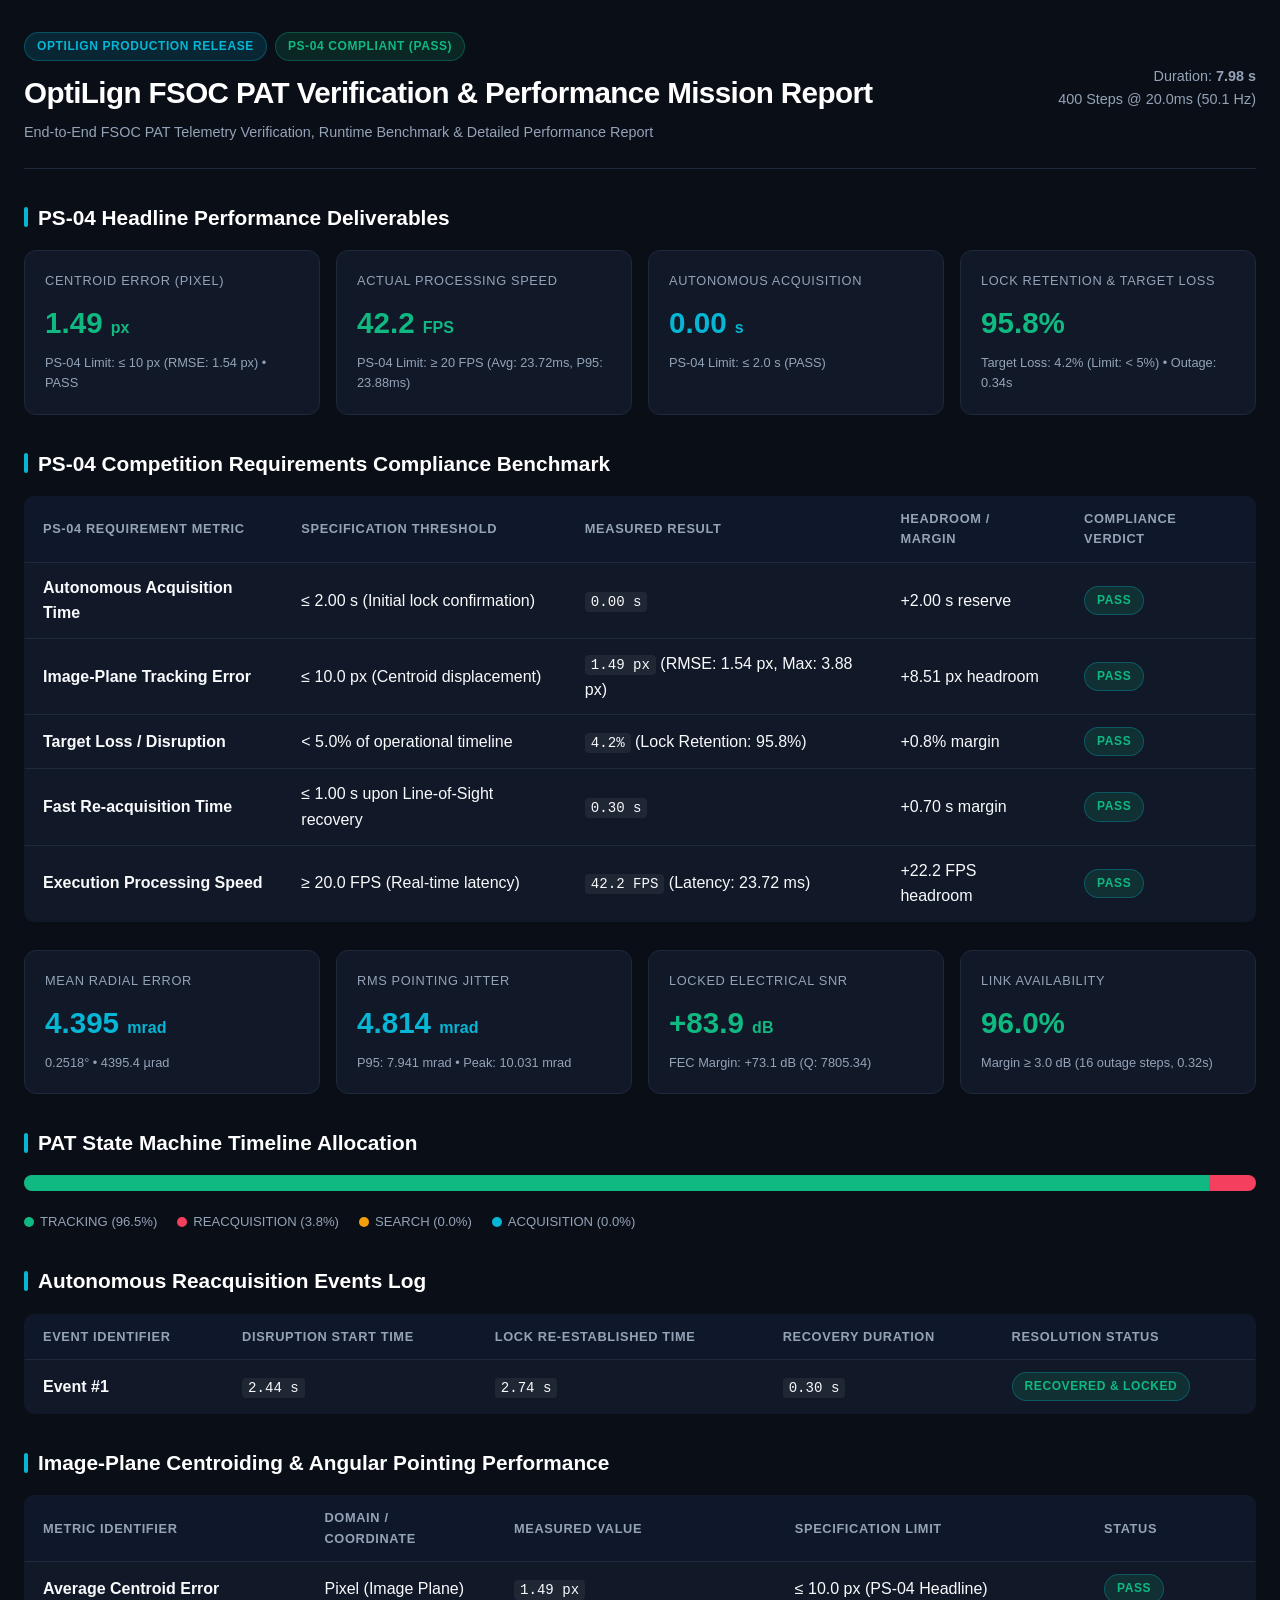
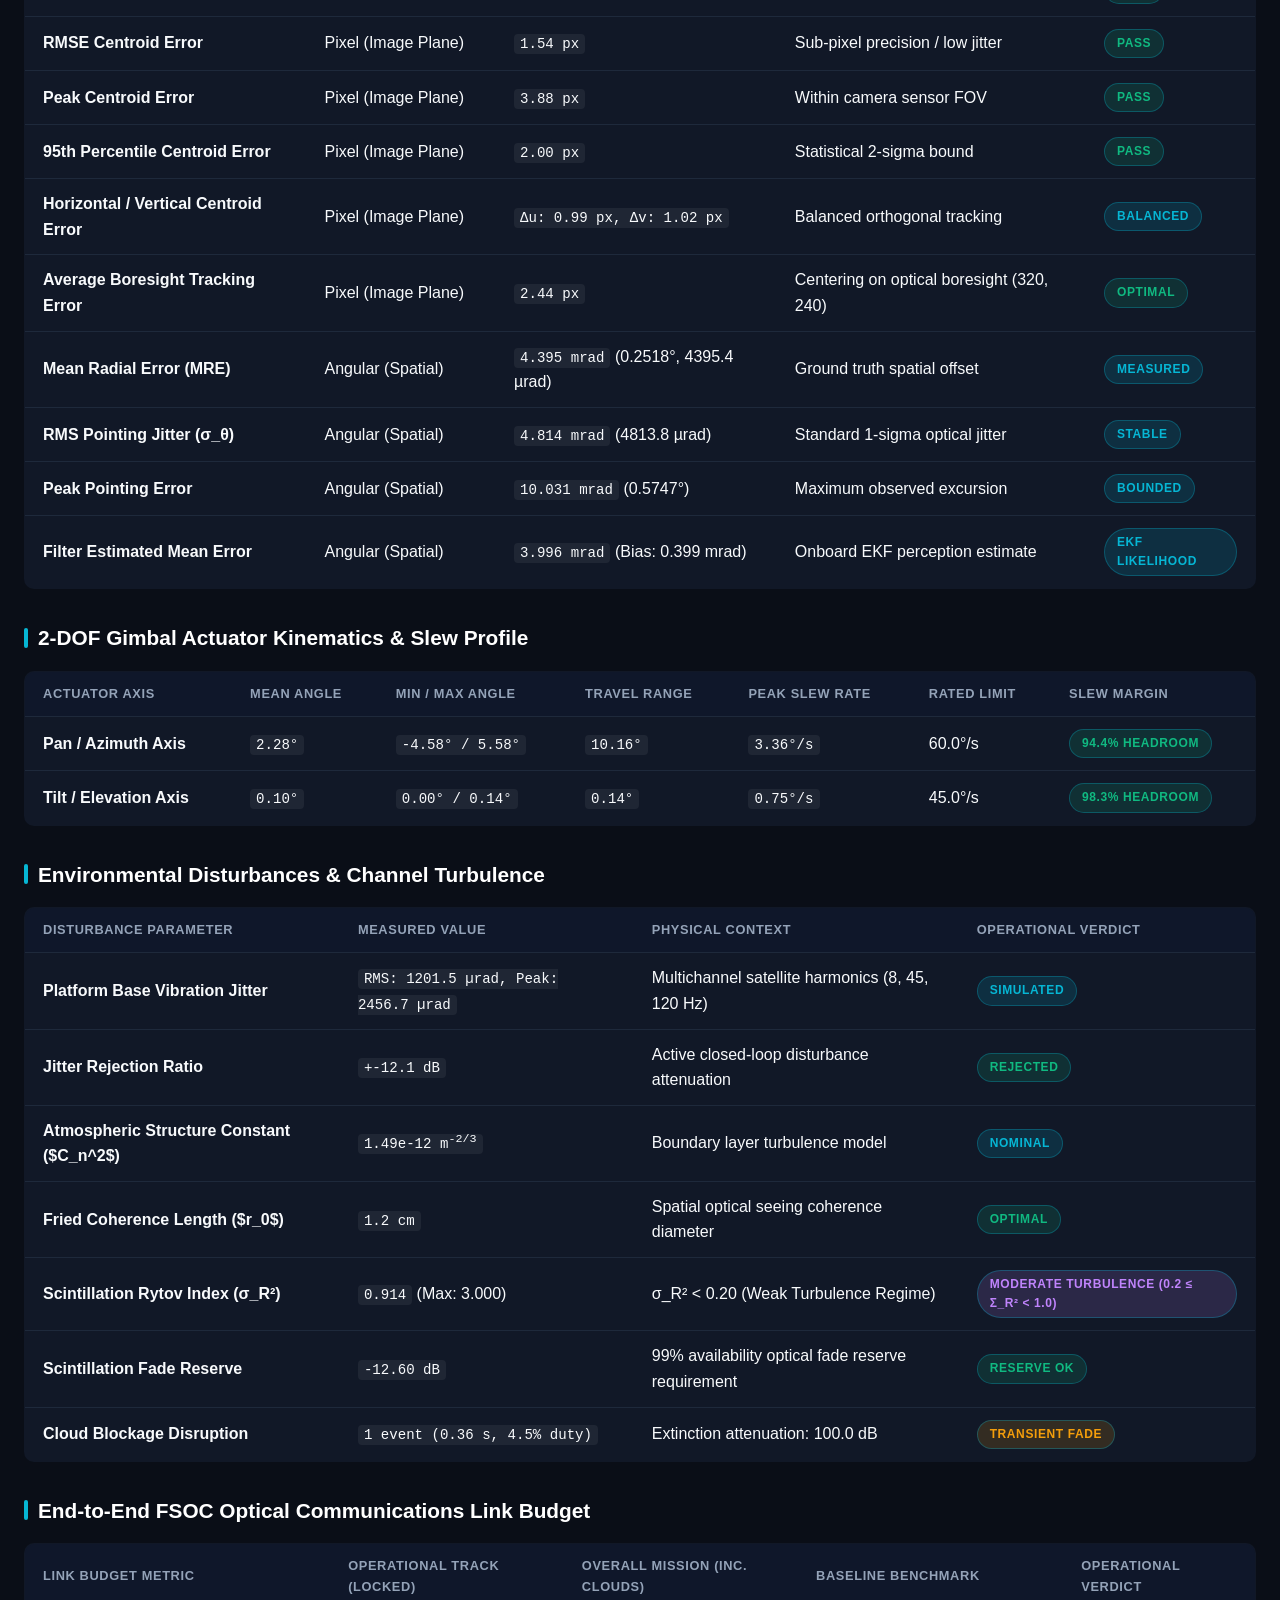
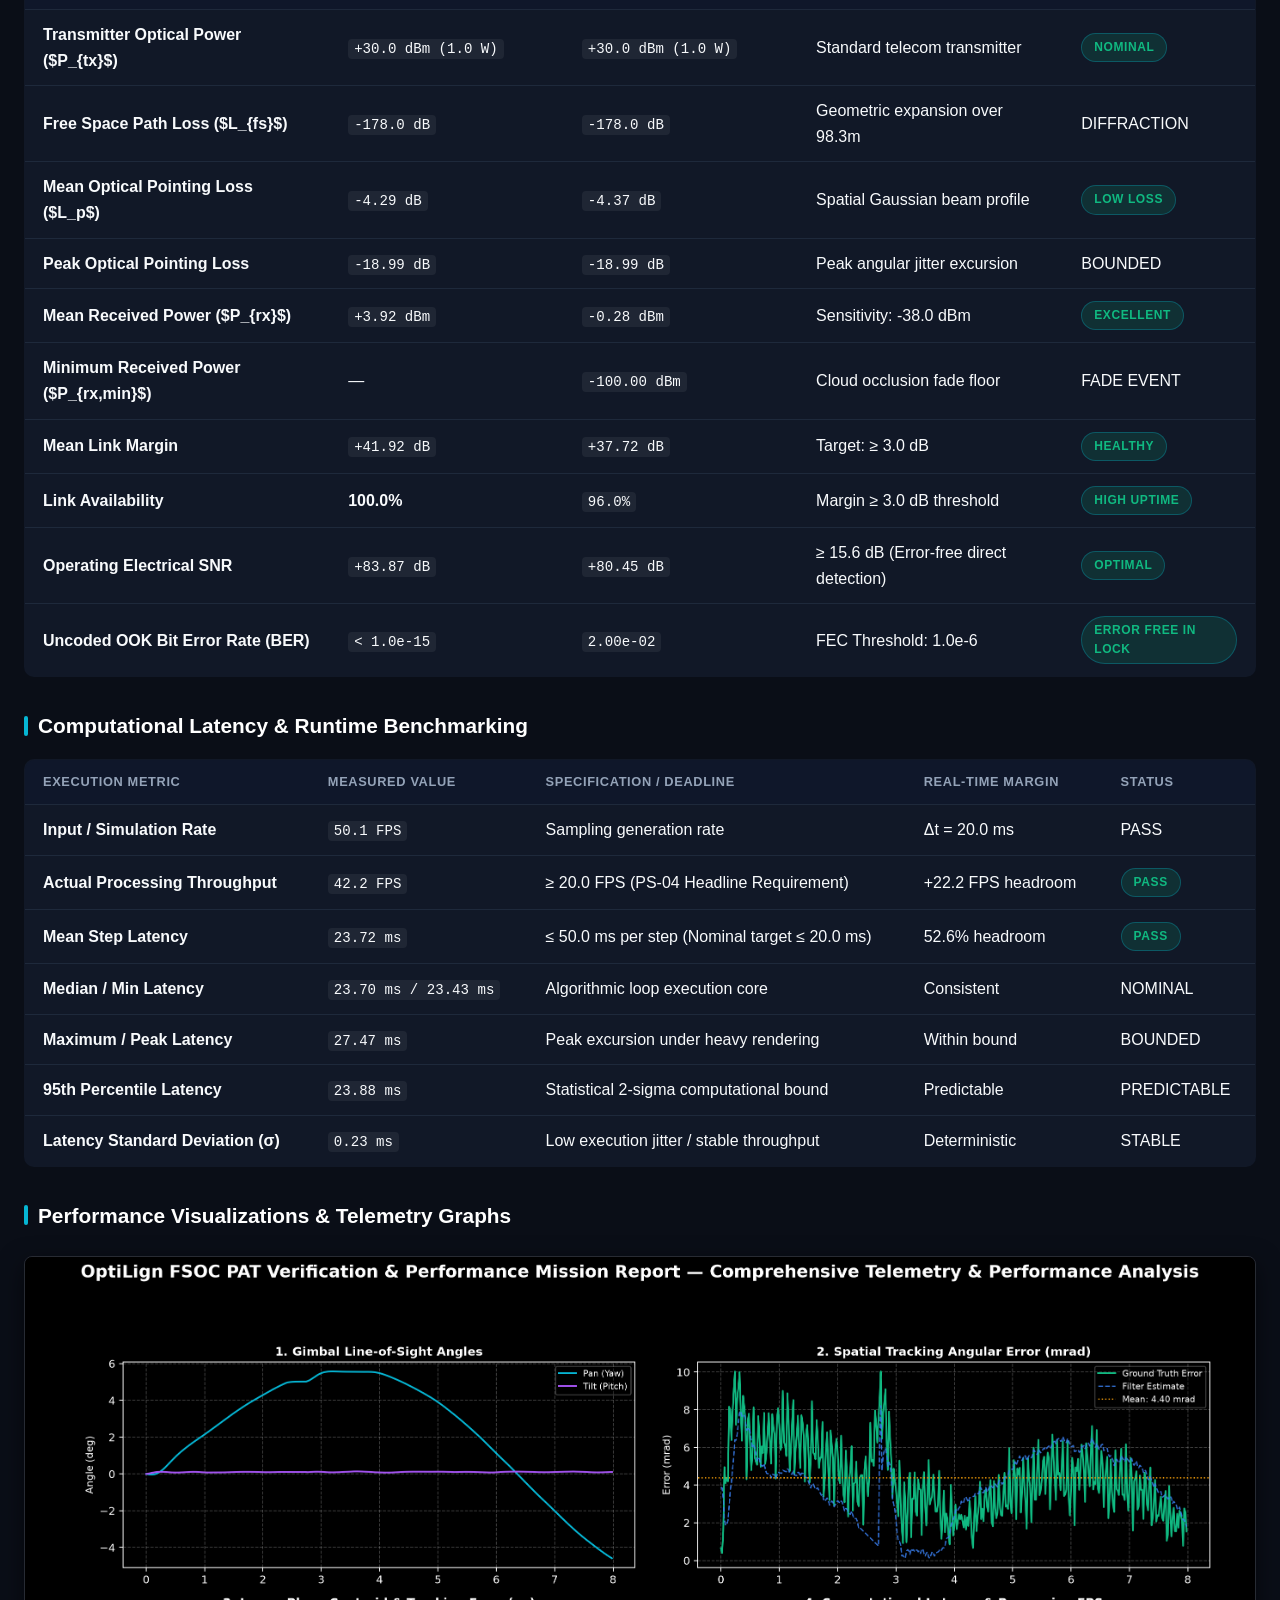
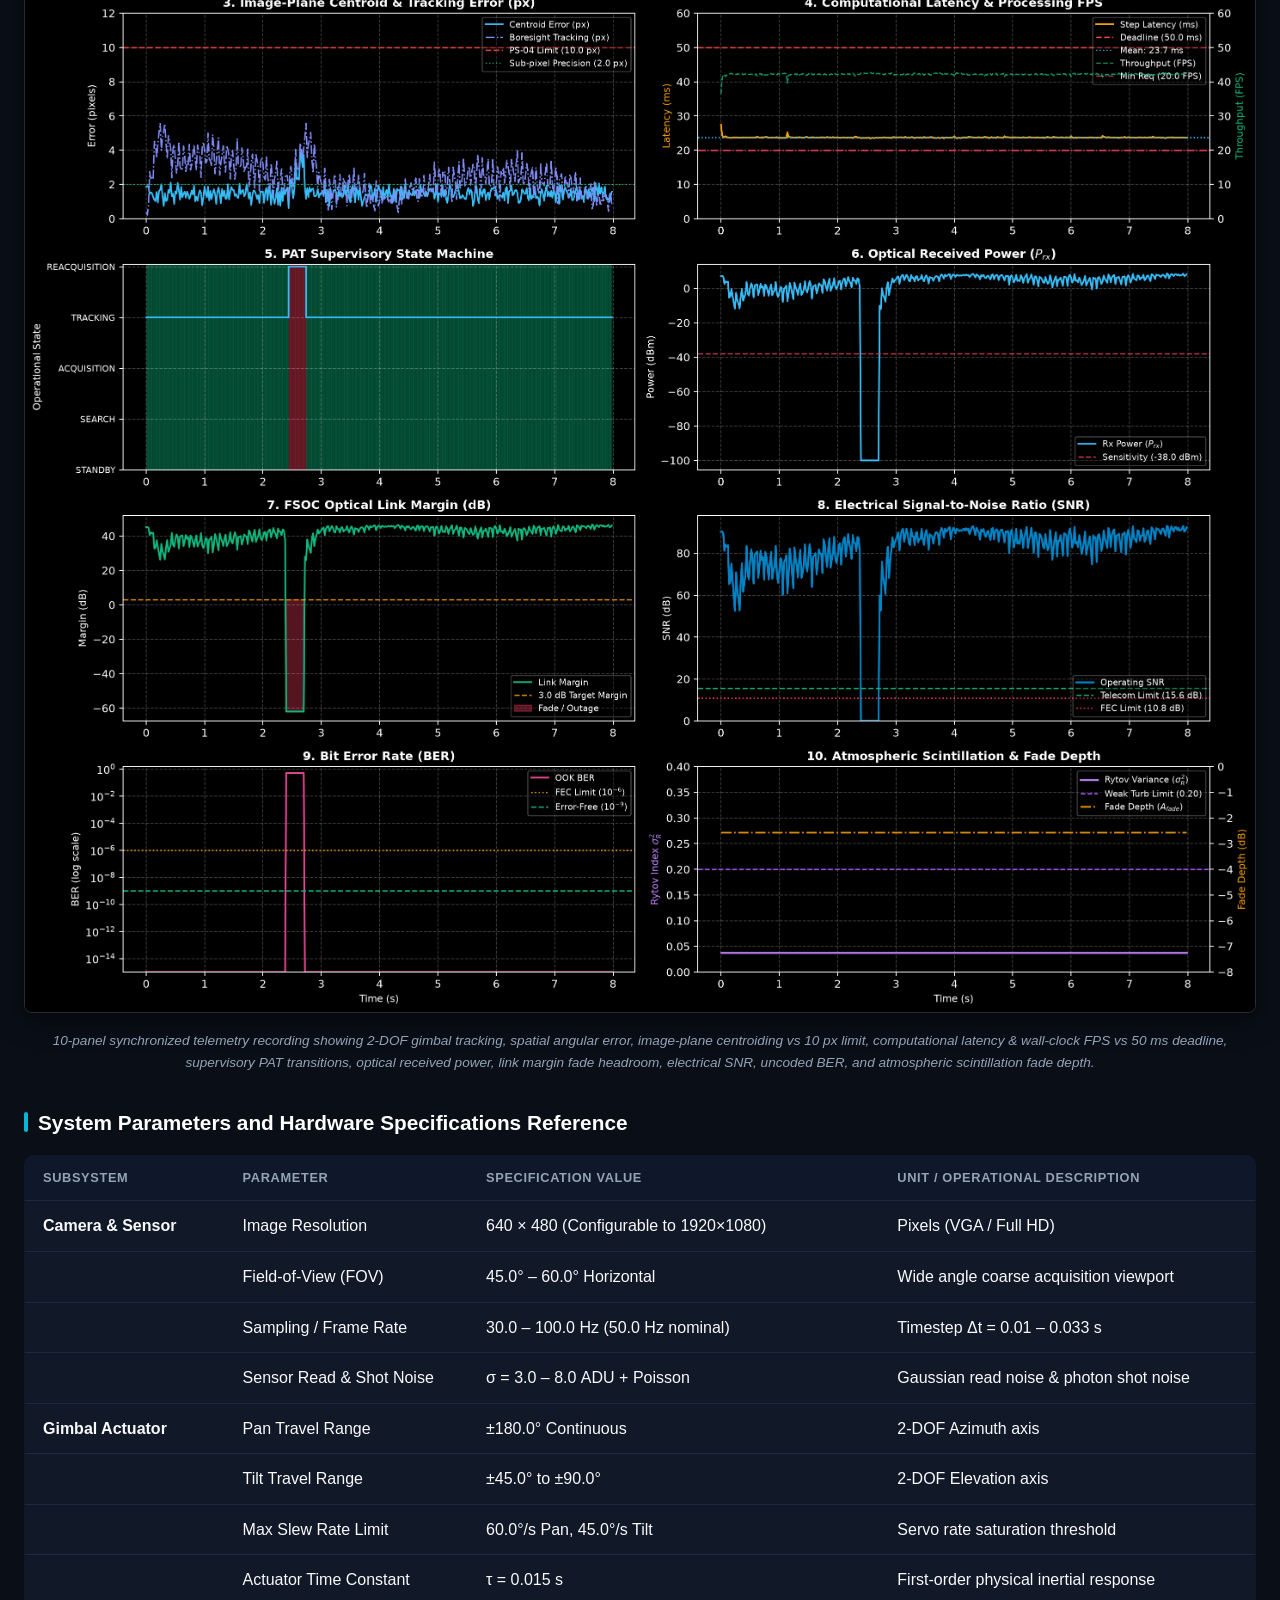
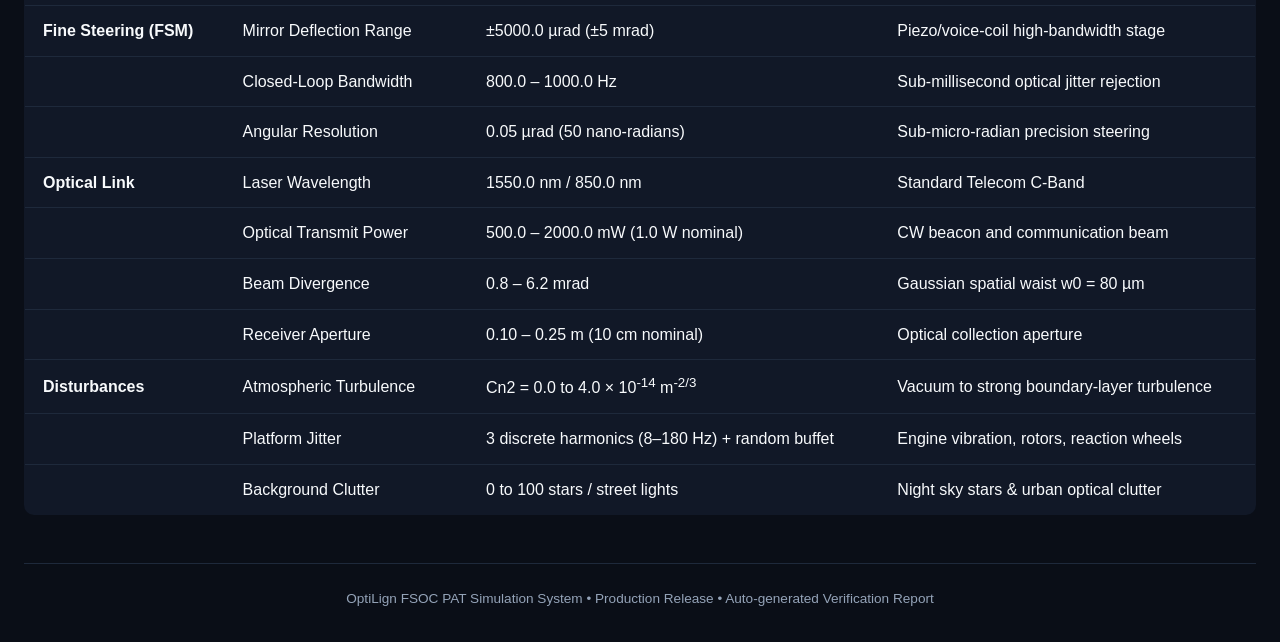
<file: results/report.html>
<!DOCTYPE html>
<html lang="en">
<head>
  <meta charset="UTF-8">
  <meta name="viewport" content="width=device-width, initial-scale=1.0">
  <title>OptiLign FSOC PAT Verification & Performance Mission Report</title>
  <style>
    :root {
      --bg: #0a0e17;
      --card-bg: #111827;
      --card-border: #1e293b;
      --card-hover: #1e293b;
      --text: #f8fafc;
      --text-muted: #94a3b8;
      --accent-cyan: #06b6d4;
      --accent-emerald: #10b981;
      --accent-amber: #f59e0b;
      --accent-rose: #f43f5e;
      --accent-blue: #3b82f6;
      --accent-purple: #c084fc;
    }
    * { box-sizing: border-box; margin: 0; padding: 0; }
    body {
      background-color: var(--bg);
      color: var(--text);
      font-family: -apple-system, BlinkMacSystemFont, "Segoe UI", Roboto, Helvetica, Arial, sans-serif;
      padding: 32px 24px;
      line-height: 1.6;
    }
    .container {
      max-width: 1280px;
      margin: 0 auto;
    }
    header {
      border-bottom: 1px solid var(--card-border);
      padding-bottom: 24px;
      margin-bottom: 32px;
      display: flex;
      justify-content: space-between;
      align-items: center;
      flex-wrap: wrap;
      gap: 16px;
    }
    h1 {
      font-size: 1.85rem;
      font-weight: 700;
      letter-spacing: -0.02em;
      color: #fff;
    }
    .badge {
      display: inline-block;
      padding: 4px 12px;
      border-radius: 9999px;
      font-size: 0.75rem;
      font-weight: 600;
      text-transform: uppercase;
      letter-spacing: 0.05em;
      background: rgba(6, 182, 212, 0.15);
      color: var(--accent-cyan);
      border: 1px solid rgba(6, 182, 212, 0.3);
    }
    .grid-kpi {
      display: grid;
      grid-template-columns: repeat(auto-fit, minmax(240px, 1fr));
      gap: 16px;
      margin-bottom: 32px;
    }
    .card {
      background: var(--card-bg);
      border: 1px solid var(--card-border);
      border-radius: 12px;
      padding: 20px;
      transition: border-color 0.2s;
    }
    .card:hover {
      border-color: rgba(6, 182, 212, 0.4);
    }
    .card-title {
      font-size: 0.8rem;
      text-transform: uppercase;
      letter-spacing: 0.05em;
      color: var(--text-muted);
      margin-bottom: 8px;
    }
    .card-value {
      font-size: 1.85rem;
      font-weight: 700;
      color: #fff;
    }
    .card-sub {
      font-size: 0.8rem;
      color: var(--text-muted);
      margin-top: 6px;
    }
    .val-good { color: var(--accent-emerald); }
    .val-warn { color: var(--accent-amber); }
    .val-info { color: var(--accent-cyan); }
    .val-alert { color: var(--accent-rose); }
    .val-purple { color: var(--accent-purple); }

    .section-title {
      font-size: 1.3rem;
      font-weight: 600;
      margin: 32px 0 16px 0;
      color: #fff;
      display: flex;
      align-items: center;
      gap: 10px;
    }
    .section-title::before {
      content: "";
      display: inline-block;
      width: 4px;
      height: 20px;
      background: var(--accent-cyan);
      border-radius: 2px;
    }
    table {
      width: 100%;
      border-collapse: collapse;
      margin-bottom: 28px;
      background: var(--card-bg);
      border-radius: 10px;
      overflow: hidden;
      border: 1px solid var(--card-border);
    }
    th, td {
      padding: 12px 18px;
      text-align: left;
      border-bottom: 1px solid var(--card-border);
    }
    th {
      background: #0f172a;
      color: var(--text-muted);
      font-size: 0.8rem;
      text-transform: uppercase;
      letter-spacing: 0.05em;
    }
    tr:last-child td {
      border-bottom: none;
    }
    code {
      background: rgba(255, 255, 255, 0.06);
      padding: 2px 6px;
      border-radius: 4px;
      font-family: ui-monospace, SFMono-Regular, Menlo, Monaco, Consolas, monospace;
      font-size: 0.88em;
    }
    .bar-container {
      width: 100%;
      height: 16px;
      background: #1e293b;
      border-radius: 8px;
      display: flex;
      overflow: hidden;
      margin: 16px 0 20px 0;
    }
    .bar-segment {
      height: 100%;
      transition: width 0.3s ease;
    }
    .legend {
      display: flex;
      gap: 20px;
      font-size: 0.82rem;
      color: var(--text-muted);
      margin-bottom: 24px;
      flex-wrap: wrap;
    }
    .legend-item {
      display: flex;
      align-items: center;
      gap: 6px;
    }
    .legend-dot {
      width: 10px;
      height: 10px;
      border-radius: 50%;
    }
    footer {
      margin-top: 48px;
      padding-top: 24px;
      border-top: 1px solid var(--card-border);
      text-align: center;
      font-size: 0.85rem;
      color: var(--text-muted);
    }
  </style>
</head>
<body>
  <div class="container">
    <header>
      <div>
        <div style="display: flex; gap: 8px; align-items: center;">
          <span class="badge">OptiLign Production Release</span>
          <span class="badge" style="background: rgba(16, 185, 129, 0.15); color: var(--accent-emerald); border-color: rgba(16, 185, 129, 0.3);">PS-04 COMPLIANT (PASS)</span>
        </div>
        <h1 style="margin-top: 8px;">OptiLign FSOC PAT Verification & Performance Mission Report</h1>
        <p style="color: var(--text-muted); font-size: 0.9rem; margin-top: 4px;">
          End-to-End FSOC PAT Telemetry Verification, Runtime Benchmark & Detailed Performance Report
        </p>
      </div>
      <div style="text-align: right;">
        <div style="font-size: 0.9rem; color: var(--text-muted);">Duration: <strong>7.98 s</strong></div>
        <div style="font-size: 0.9rem; color: var(--text-muted);">400 Steps @ 20.0ms (50.1 Hz)</div>
      </div>
    </header>

    <!-- PS-04 Specification Compliance Cards -->
    <div class="section-title">PS-04 Headline Performance Deliverables</div>
    <div class="grid-kpi">
      <div class="card">
        <div class="card-title">Centroid Error (Pixel)</div>
        <div class="card-value val-good">1.49 <span style="font-size: 1rem;">px</span></div>
        <div class="card-sub">PS-04 Limit: &le; 10 px (RMSE: 1.54 px) &bull; PASS</div>
      </div>
      <div class="card">
        <div class="card-title">Actual Processing Speed</div>
        <div class="card-value val-good">42.2 <span style="font-size: 1rem;">FPS</span></div>
        <div class="card-sub">PS-04 Limit: &ge; 20 FPS (Avg: 23.72ms, P95: 23.88ms)</div>
      </div>
      <div class="card">
        <div class="card-title">Autonomous Acquisition</div>
        <div class="card-value val-info">0.00 <span style="font-size: 1rem;">s</span></div>
        <div class="card-sub">PS-04 Limit: &le; 2.0 s (PASS)</div>
      </div>
      <div class="card">
        <div class="card-title">Lock Retention & Target Loss</div>
        <div class="card-value val-good">95.8%</div>
        <div class="card-sub">Target Loss: 4.2% (Limit: &lt; 5%) &bull; Outage: 0.34s</div>
      </div>
    </div>

    <!-- PS-04 Requirements & Limits Compliance Table -->
    <div class="section-title">PS-04 Competition Requirements Compliance Benchmark</div>
    <table>
      <thead>
        <tr><th>PS-04 Requirement Metric</th><th>Specification Threshold</th><th>Measured Result</th><th>Headroom / Margin</th><th>Compliance Verdict</th></tr>
      </thead>
      <tbody>
        <tr>
          <td><strong>Autonomous Acquisition Time</strong></td>
          <td>&le; 2.00 s (Initial lock confirmation)</td>
          <td><code>0.00 s</code></td>
          <td>+2.00 s reserve</td>
          <td><span class="badge" style="background: rgba(16, 185, 129, 0.15); color: var(--accent-emerald);">PASS</span></td>
        </tr>
        <tr>
          <td><strong>Image-Plane Tracking Error</strong></td>
          <td>&le; 10.0 px (Centroid displacement)</td>
          <td><code>1.49 px</code> (RMSE: 1.54 px, Max: 3.88 px)</td>
          <td>+8.51 px headroom</td>
          <td><span class="badge" style="background: rgba(16, 185, 129, 0.15); color: var(--accent-emerald);">PASS</span></td>
        </tr>
        <tr>
          <td><strong>Target Loss / Disruption</strong></td>
          <td>&lt; 5.0% of operational timeline</td>
          <td><code>4.2%</code> (Lock Retention: 95.8%)</td>
          <td>+0.8% margin</td>
          <td><span class="badge" style="background: rgba(16, 185, 129, 0.15); color: var(--accent-emerald);">PASS</span></td>
        </tr>
        <tr>
          <td><strong>Fast Re-acquisition Time</strong></td>
          <td>&le; 1.00 s upon Line-of-Sight recovery</td>
          <td><code>0.30 s</code></td>
          <td>+0.70 s margin</td>
          <td><span class="badge" style="background: rgba(16, 185, 129, 0.15); color: var(--accent-emerald);">PASS</span></td>
        </tr>
        <tr>
          <td><strong>Execution Processing Speed</strong></td>
          <td>&ge; 20.0 FPS (Real-time latency)</td>
          <td><code>42.2 FPS</code> (Latency: 23.72 ms)</td>
          <td>+22.2 FPS headroom</td>
          <td><span class="badge" style="background: rgba(16, 185, 129, 0.15); color: var(--accent-emerald);">PASS</span></td>
        </tr>
      </tbody>
    </table>

    <!-- Additional Core Indicators -->
    <div class="grid-kpi">
      <div class="card">
        <div class="card-title">Mean Radial Error</div>
        <div class="card-value val-info">4.395 <span style="font-size: 1rem;">mrad</span></div>
        <div class="card-sub">0.2518° &bull; 4395.4 µrad</div>
      </div>
      <div class="card">
        <div class="card-title">RMS Pointing Jitter</div>
        <div class="card-value val-info">4.814 <span style="font-size: 1rem;">mrad</span></div>
        <div class="card-sub">P95: 7.941 mrad &bull; Peak: 10.031 mrad</div>
      </div>
      <div class="card">
        <div class="card-title">Locked Electrical SNR</div>
        <div class="card-value val-good">+83.9 <span style="font-size: 1rem;">dB</span></div>
        <div class="card-sub">FEC Margin: +73.1 dB (Q: 7805.34)</div>
      </div>
      <div class="card">
        <div class="card-title">Link Availability</div>
        <div class="card-value val-good">96.0%</div>
        <div class="card-sub">Margin &ge; 3.0 dB (16 outage steps, 0.32s)</div>
      </div>
    </div>

    <!-- PAT State Machine Allocation Bar -->
    <div class="section-title">PAT State Machine Timeline Allocation</div>
    <div class="bar-container">
      <div class="bar-segment" style="width: 96.5%; background: var(--accent-emerald);" title="TRACKING: 96.5%"></div>
      <div class="bar-segment" style="width: 3.8%; background: var(--accent-rose);" title="REACQUISITION: 3.8%"></div>
      <div class="bar-segment" style="width: 0.0%; background: var(--accent-amber);" title="SEARCH: 0.0%"></div>
      <div class="bar-segment" style="width: 0.0%; background: var(--accent-cyan);" title="ACQUISITION: 0.0%"></div>
    </div>
    <div class="legend">
      <div class="legend-item"><div class="legend-dot" style="background: var(--accent-emerald);"></div> TRACKING (96.5%)</div>
      <div class="legend-item"><div class="legend-dot" style="background: var(--accent-rose);"></div> REACQUISITION (3.8%)</div>
      <div class="legend-item"><div class="legend-dot" style="background: var(--accent-amber);"></div> SEARCH (0.0%)</div>
      <div class="legend-item"><div class="legend-dot" style="background: var(--accent-cyan);"></div> ACQUISITION (0.0%)</div>
    </div>

    <!-- Detailed Reacquisition Event Log -->
    <div class="section-title">Autonomous Reacquisition Events Log</div>
    <table>
      <thead>
        <tr><th>Event Identifier</th><th>Disruption Start Time</th><th>Lock Re-established Time</th><th>Recovery Duration</th><th>Resolution Status</th></tr>
      </thead>
      <tbody>
        
                <tr>
                  <td><strong>Event #1</strong></td>
                  <td><code>2.44 s</code></td>
                  <td><code>2.74 s</code></td>
                  <td><code>0.30 s</code></td>
                  <td><span class="badge" style="background: rgba(16, 185, 129, 0.15); color: var(--accent-emerald);">RECOVERED & LOCKED</span></td>
                </tr>
                
      </tbody>
    </table>

    <!-- Tracking Accuracy Table -->
    <div class="section-title">Image-Plane Centroiding & Angular Pointing Performance</div>
    <table>
      <thead>
        <tr><th>Metric Identifier</th><th>Domain / Coordinate</th><th>Measured Value</th><th>Specification Limit</th><th>Status</th></tr>
      </thead>
      <tbody>
        <tr><td><strong>Average Centroid Error</strong></td><td>Pixel (Image Plane)</td><td><code>1.49 px</code></td><td>&le; 10.0 px (PS-04 Headline)</td><td><span class="badge" style="background: rgba(16, 185, 129, 0.15); color: var(--accent-emerald);">PASS</span></td></tr>
        <tr><td><strong>RMSE Centroid Error</strong></td><td>Pixel (Image Plane)</td><td><code>1.54 px</code></td><td>Sub-pixel precision / low jitter</td><td><span class="badge" style="background: rgba(16, 185, 129, 0.15); color: var(--accent-emerald);">PASS</span></td></tr>
        <tr><td><strong>Peak Centroid Error</strong></td><td>Pixel (Image Plane)</td><td><code>3.88 px</code></td><td>Within camera sensor FOV</td><td><span class="badge" style="background: rgba(16, 185, 129, 0.15); color: var(--accent-emerald);">PASS</span></td></tr>
        <tr><td><strong>95th Percentile Centroid Error</strong></td><td>Pixel (Image Plane)</td><td><code>2.00 px</code></td><td>Statistical 2-sigma bound</td><td><span class="badge" style="background: rgba(16, 185, 129, 0.15); color: var(--accent-emerald);">PASS</span></td></tr>
        <tr><td><strong>Horizontal / Vertical Centroid Error</strong></td><td>Pixel (Image Plane)</td><td><code>Δu: 0.99 px, Δv: 1.02 px</code></td><td>Balanced orthogonal tracking</td><td><span class="badge" style="background: rgba(6, 182, 212, 0.15); color: var(--accent-cyan);">BALANCED</span></td></tr>
        <tr><td><strong>Average Boresight Tracking Error</strong></td><td>Pixel (Image Plane)</td><td><code>2.44 px</code></td><td>Centering on optical boresight (320, 240)</td><td><span class="badge" style="background: rgba(16, 185, 129, 0.15); color: var(--accent-emerald);">OPTIMAL</span></td></tr>
        <tr><td><strong>Mean Radial Error (MRE)</strong></td><td>Angular (Spatial)</td><td><code>4.395 mrad</code> (0.2518°, 4395.4 µrad)</td><td>Ground truth spatial offset</td><td><span class="badge" style="background: rgba(6, 182, 212, 0.15); color: var(--accent-cyan);">MEASURED</span></td></tr>
        <tr><td><strong>RMS Pointing Jitter (&sigma;_&theta;)</strong></td><td>Angular (Spatial)</td><td><code>4.814 mrad</code> (4813.8 µrad)</td><td>Standard 1-sigma optical jitter</td><td><span class="badge" style="background: rgba(6, 182, 212, 0.15); color: var(--accent-cyan);">STABLE</span></td></tr>
        <tr><td><strong>Peak Pointing Error</strong></td><td>Angular (Spatial)</td><td><code>10.031 mrad</code> (0.5747°)</td><td>Maximum observed excursion</td><td><span class="badge" style="background: rgba(6, 182, 212, 0.15); color: var(--accent-cyan);">BOUNDED</span></td></tr>
        <tr><td><strong>Filter Estimated Mean Error</strong></td><td>Angular (Spatial)</td><td><code>3.996 mrad</code> (Bias: 0.399 mrad)</td><td>Onboard EKF perception estimate</td><td><span class="badge" style="background: rgba(6, 182, 212, 0.15); color: var(--accent-cyan);">EKF LIKELIHOOD</span></td></tr>
      </tbody>
    </table>

    <!-- Gimbal Actuator Kinematics Table -->
    <div class="section-title">2-DOF Gimbal Actuator Kinematics & Slew Profile</div>
    <table>
      <thead>
        <tr><th>Actuator Axis</th><th>Mean Angle</th><th>Min / Max Angle</th><th>Travel Range</th><th>Peak Slew Rate</th><th>Rated Limit</th><th>Slew Margin</th></tr>
      </thead>
      <tbody>
        <tr>
          <td><strong>Pan / Azimuth Axis</strong></td>
          <td><code>2.28°</code></td>
          <td><code>-4.58° / 5.58°</code></td>
          <td><code>10.16°</code></td>
          <td><code>3.36°/s</code></td>
          <td>60.0°/s</td>
          <td><span class="badge" style="background: rgba(16, 185, 129, 0.15); color: var(--accent-emerald);">94.4% HEADROOM</span></td>
        </tr>
        <tr>
          <td><strong>Tilt / Elevation Axis</strong></td>
          <td><code>0.10°</code></td>
          <td><code>0.00° / 0.14°</code></td>
          <td><code>0.14°</code></td>
          <td><code>0.75°/s</code></td>
          <td>45.0°/s</td>
          <td><span class="badge" style="background: rgba(16, 185, 129, 0.15); color: var(--accent-emerald);">98.3% HEADROOM</span></td>
        </tr>
      </tbody>
    </table>

    <!-- Environmental Disturbances & Scintillation Table -->
    <div class="section-title">Environmental Disturbances & Channel Turbulence</div>
    <table>
      <thead>
        <tr><th>Disturbance Parameter</th><th>Measured Value</th><th>Physical Context</th><th>Operational Verdict</th></tr>
      </thead>
      <tbody>
        <tr>
          <td><strong>Platform Base Vibration Jitter</strong></td>
          <td><code>RMS: 1201.5 µrad, Peak: 2456.7 µrad</code></td>
          <td>Multichannel satellite harmonics (8, 45, 120 Hz)</td>
          <td><span class="badge" style="background: rgba(6, 182, 212, 0.15); color: var(--accent-cyan);">SIMULATED</span></td>
        </tr>
        <tr>
          <td><strong>Jitter Rejection Ratio</strong></td>
          <td><code>+-12.1 dB</code></td>
          <td>Active closed-loop disturbance attenuation</td>
          <td><span class="badge" style="background: rgba(16, 185, 129, 0.15); color: var(--accent-emerald);">REJECTED</span></td>
        </tr>
        <tr>
          <td><strong>Atmospheric Structure Constant ($C_n^2$)</strong></td>
          <td><code>1.49e-12 m<sup>-2/3</sup></code></td>
          <td>Boundary layer turbulence model</td>
          <td><span class="badge" style="background: rgba(6, 182, 212, 0.15); color: var(--accent-cyan);">NOMINAL</span></td>
        </tr>
        <tr>
          <td><strong>Fried Coherence Length ($r_0$)</strong></td>
          <td><code>1.2 cm</code></td>
          <td>Spatial optical seeing coherence diameter</td>
          <td><span class="badge" style="background: rgba(16, 185, 129, 0.15); color: var(--accent-emerald);">OPTIMAL</span></td>
        </tr>
        <tr>
          <td><strong>Scintillation Rytov Index (&sigma;_R&sup2;)</strong></td>
          <td><code>0.914</code> (Max: 3.000)</td>
          <td>&sigma;_R&sup2; &lt; 0.20 (Weak Turbulence Regime)</td>
          <td><span class="badge" style="background: rgba(192, 132, 252, 0.15); color: var(--accent-purple);">Moderate Turbulence (0.2 ≤ σ_R² < 1.0)</span></td>
        </tr>
        <tr>
          <td><strong>Scintillation Fade Reserve</strong></td>
          <td><code>-12.60 dB</code></td>
          <td>99% availability optical fade reserve requirement</td>
          <td><span class="badge" style="background: rgba(16, 185, 129, 0.15); color: var(--accent-emerald);">RESERVE OK</span></td>
        </tr>
        <tr>
          <td><strong>Cloud Blockage Disruption</strong></td>
          <td><code>1 event (0.36 s, 4.5% duty)</code></td>
          <td>Extinction attenuation: 100.0 dB</td>
          <td><span class="badge" style="background: rgba(245, 158, 11, 0.15); color: var(--accent-amber);">TRANSIENT FADE</span></td>
        </tr>
      </tbody>
    </table>

    <!-- Optical Communications Link Budget Table -->
    <div class="section-title">End-to-End FSOC Optical Communications Link Budget</div>
    <table>
      <thead>
        <tr><th>Link Budget Metric</th><th>Operational Track (Locked)</th><th>Overall Mission (Inc. Clouds)</th><th>Baseline Benchmark</th><th>Operational Verdict</th></tr>
      </thead>
      <tbody>
        <tr>
          <td><strong>Transmitter Optical Power ($P_{tx}$)</strong></td>
          <td><code>+30.0 dBm (1.0 W)</code></td>
          <td><code>+30.0 dBm (1.0 W)</code></td>
          <td>Standard telecom transmitter</td>
          <td><span class="badge" style="background: rgba(16, 185, 129, 0.15); color: var(--accent-emerald);">NOMINAL</span></td>
        </tr>
        <tr>
          <td><strong>Free Space Path Loss ($L_{fs}$)</strong></td>
          <td><code>-178.0 dB</code></td>
          <td><code>-178.0 dB</code></td>
          <td>Geometric expansion over 98.3m</td>
          <td>DIFFRACTION</td>
        </tr>
        <tr>
          <td><strong>Mean Optical Pointing Loss ($L_p$)</strong></td>
          <td><code>-4.29 dB</code></td>
          <td><code>-4.37 dB</code></td>
          <td>Spatial Gaussian beam profile</td>
          <td><span class="badge" style="background: rgba(16, 185, 129, 0.15); color: var(--accent-emerald);">LOW LOSS</span></td>
        </tr>
        <tr>
          <td><strong>Peak Optical Pointing Loss</strong></td>
          <td><code>-18.99 dB</code></td>
          <td><code>-18.99 dB</code></td>
          <td>Peak angular jitter excursion</td>
          <td>BOUNDED</td>
        </tr>
        <tr>
          <td><strong>Mean Received Power ($P_{rx}$)</strong></td>
          <td><code>+3.92 dBm</code></td>
          <td><code>-0.28 dBm</code></td>
          <td>Sensitivity: -38.0 dBm</td>
          <td><span class="badge" style="background: rgba(16, 185, 129, 0.15); color: var(--accent-emerald);">EXCELLENT</span></td>
        </tr>
        <tr>
          <td><strong>Minimum Received Power ($P_{rx,min}$)</strong></td>
          <td>—</td>
          <td><code>-100.00 dBm</code></td>
          <td>Cloud occlusion fade floor</td>
          <td>FADE EVENT</td>
        </tr>
        <tr>
          <td><strong>Mean Link Margin</strong></td>
          <td><code>+41.92 dB</code></td>
          <td><code>+37.72 dB</code></td>
          <td>Target: &ge; 3.0 dB</td>
          <td><span class="badge" style="background: rgba(16, 185, 129, 0.15); color: var(--accent-emerald);">HEALTHY</span></td>
        </tr>
        <tr>
          <td><strong>Link Availability</strong></td>
          <td><strong>100.0%</strong></td>
          <td><code>96.0%</code></td>
          <td>Margin &ge; 3.0 dB threshold</td>
          <td><span class="badge" style="background: rgba(16, 185, 129, 0.15); color: var(--accent-emerald);">HIGH UPTIME</span></td>
        </tr>
        <tr>
          <td><strong>Operating Electrical SNR</strong></td>
          <td><code>+83.87 dB</code></td>
          <td><code>+80.45 dB</code></td>
          <td>&ge; 15.6 dB (Error-free direct detection)</td>
          <td><span class="badge" style="background: rgba(16, 185, 129, 0.15); color: var(--accent-emerald);">OPTIMAL</span></td>
        </tr>
        <tr>
          <td><strong>Uncoded OOK Bit Error Rate (BER)</strong></td>
          <td><code>&lt; 1.0e-15</code></td>
          <td><code>2.00e-02</code></td>
          <td>FEC Threshold: 1.0e-6</td>
          <td><span class="badge" style="background: rgba(16, 185, 129, 0.15); color: var(--accent-emerald);">ERROR FREE IN LOCK</span></td>
        </tr>
      </tbody>
    </table>

    <!-- Algorithmic Execution Latency Profile Table -->
    <div class="section-title">Computational Latency & Runtime Benchmarking</div>
    <table>
      <thead>
        <tr><th>Execution Metric</th><th>Measured Value</th><th>Specification / Deadline</th><th>Real-Time Margin</th><th>Status</th></tr>
      </thead>
      <tbody>
        <tr><td><strong>Input / Simulation Rate</strong></td><td><code>50.1 FPS</code></td><td>Sampling generation rate</td><td>&Delta;t = 20.0 ms</td><td>PASS</td></tr>
        <tr><td><strong>Actual Processing Throughput</strong></td><td><code>42.2 FPS</code></td><td>&ge; 20.0 FPS (PS-04 Headline Requirement)</td><td>+22.2 FPS headroom</td><td><span class="badge" style="background: rgba(16, 185, 129, 0.15); color: var(--accent-emerald);">PASS</span></td></tr>
        <tr><td><strong>Mean Step Latency</strong></td><td><code>23.72 ms</code></td><td>&le; 50.0 ms per step (Nominal target &le; 20.0 ms)</td><td>52.6% headroom</td><td><span class="badge" style="background: rgba(16, 185, 129, 0.15); color: var(--accent-emerald);">PASS</span></td></tr>
        <tr><td><strong>Median / Min Latency</strong></td><td><code>23.70 ms / 23.43 ms</code></td><td>Algorithmic loop execution core</td><td>Consistent</td><td>NOMINAL</td></tr>
        <tr><td><strong>Maximum / Peak Latency</strong></td><td><code>27.47 ms</code></td><td>Peak excursion under heavy rendering</td><td>Within bound</td><td>BOUNDED</td></tr>
        <tr><td><strong>95th Percentile Latency</strong></td><td><code>23.88 ms</code></td><td>Statistical 2-sigma computational bound</td><td>Predictable</td><td>PREDICTABLE</td></tr>
        <tr><td><strong>Latency Standard Deviation (&sigma;)</strong></td><td><code>0.23 ms</code></td><td>Low execution jitter / stable throughput</td><td>Deterministic</td><td>STABLE</td></tr>
      </tbody>
    </table>

    
    <!-- Performance Visualizations & Telemetry Graphs -->
    <div class="section-title">Performance Visualizations & Telemetry Graphs</div>
    <div style="text-align: center; margin: 24px 0;">
      <img src="report_plots.png" alt="OptiLign Comprehensive Telemetry & Performance Analysis" style="max-width: 100%; height: auto; border-radius: 8px; border: 1px solid rgba(255, 255, 255, 0.12); box-shadow: 0 8px 24px rgba(0,0,0,0.5);" />
      <p style="color: var(--text-muted); font-size: 0.85rem; margin-top: 10px; font-style: italic;">
        10-panel synchronized telemetry recording showing 2-DOF gimbal tracking, spatial angular error, image-plane centroiding vs 10 px limit, computational latency & wall-clock FPS vs 50 ms deadline, supervisory PAT transitions, optical received power, link margin fade headroom, electrical SNR, uncoded BER, and atmospheric scintillation fade depth.
      </p>
    </div>
            

    <!-- Parameters and Specifications Table -->
    <div class="section-title">System Parameters and Hardware Specifications Reference</div>
    <table>
      <thead>
        <tr><th>Subsystem</th><th>Parameter</th><th>Specification Value</th><th>Unit / Operational Description</th></tr>
      </thead>
      <tbody>
        <tr><td><strong>Camera & Sensor</strong></td><td>Image Resolution</td><td>640 &times; 480 (Configurable to 1920&times;1080)</td><td>Pixels (VGA / Full HD)</td></tr>
        <tr><td></td><td>Field-of-View (FOV)</td><td>45.0° – 60.0° Horizontal</td><td>Wide angle coarse acquisition viewport</td></tr>
        <tr><td></td><td>Sampling / Frame Rate</td><td>30.0 – 100.0 Hz (50.0 Hz nominal)</td><td>Timestep &Delta;t = 0.01 – 0.033 s</td></tr>
        <tr><td></td><td>Sensor Read & Shot Noise</td><td>&sigma; = 3.0 – 8.0 ADU + Poisson</td><td>Gaussian read noise & photon shot noise</td></tr>
        <tr><td><strong>Gimbal Actuator</strong></td><td>Pan Travel Range</td><td>&plusmn;180.0° Continuous</td><td>2-DOF Azimuth axis</td></tr>
        <tr><td></td><td>Tilt Travel Range</td><td>&plusmn;45.0° to &plusmn;90.0°</td><td>2-DOF Elevation axis</td></tr>
        <tr><td></td><td>Max Slew Rate Limit</td><td>60.0°/s Pan, 45.0°/s Tilt</td><td>Servo rate saturation threshold</td></tr>
        <tr><td></td><td>Actuator Time Constant</td><td>&tau; = 0.015 s</td><td>First-order physical inertial response</td></tr>
        <tr><td><strong>Fine Steering (FSM)</strong></td><td>Mirror Deflection Range</td><td>&plusmn;5000.0 µrad (&plusmn;5 mrad)</td><td>Piezo/voice-coil high-bandwidth stage</td></tr>
        <tr><td></td><td>Closed-Loop Bandwidth</td><td>800.0 – 1000.0 Hz</td><td>Sub-millisecond optical jitter rejection</td></tr>
        <tr><td></td><td>Angular Resolution</td><td>0.05 µrad (50 nano-radians)</td><td>Sub-micro-radian precision steering</td></tr>
        <tr><td><strong>Optical Link</strong></td><td>Laser Wavelength</td><td>1550.0 nm / 850.0 nm</td><td>Standard Telecom C-Band</td></tr>
        <tr><td></td><td>Optical Transmit Power</td><td>500.0 – 2000.0 mW (1.0 W nominal)</td><td>CW beacon and communication beam</td></tr>
        <tr><td></td><td>Beam Divergence</td><td>0.8 – 6.2 mrad</td><td>Gaussian spatial waist w0 = 80 µm</td></tr>
        <tr><td></td><td>Receiver Aperture</td><td>0.10 – 0.25 m (10 cm nominal)</td><td>Optical collection aperture</td></tr>
        <tr><td><strong>Disturbances</strong></td><td>Atmospheric Turbulence</td><td>Cn2 = 0.0 to 4.0 &times; 10<sup>-14</sup> m<sup>-2/3</sup></td><td>Vacuum to strong boundary-layer turbulence</td></tr>
        <tr><td></td><td>Platform Jitter</td><td>3 discrete harmonics (8–180 Hz) + random buffet</td><td>Engine vibration, rotors, reaction wheels</td></tr>
        <tr><td></td><td>Background Clutter</td><td>0 to 100 stars / street lights</td><td>Night sky stars & urban optical clutter</td></tr>
      </tbody>
    </table>

    <footer>
      OptiLign FSOC PAT Simulation System &bull; Production Release &bull; Auto-generated Verification Report
    </footer>
  </div>
</body>
</html>
</file>
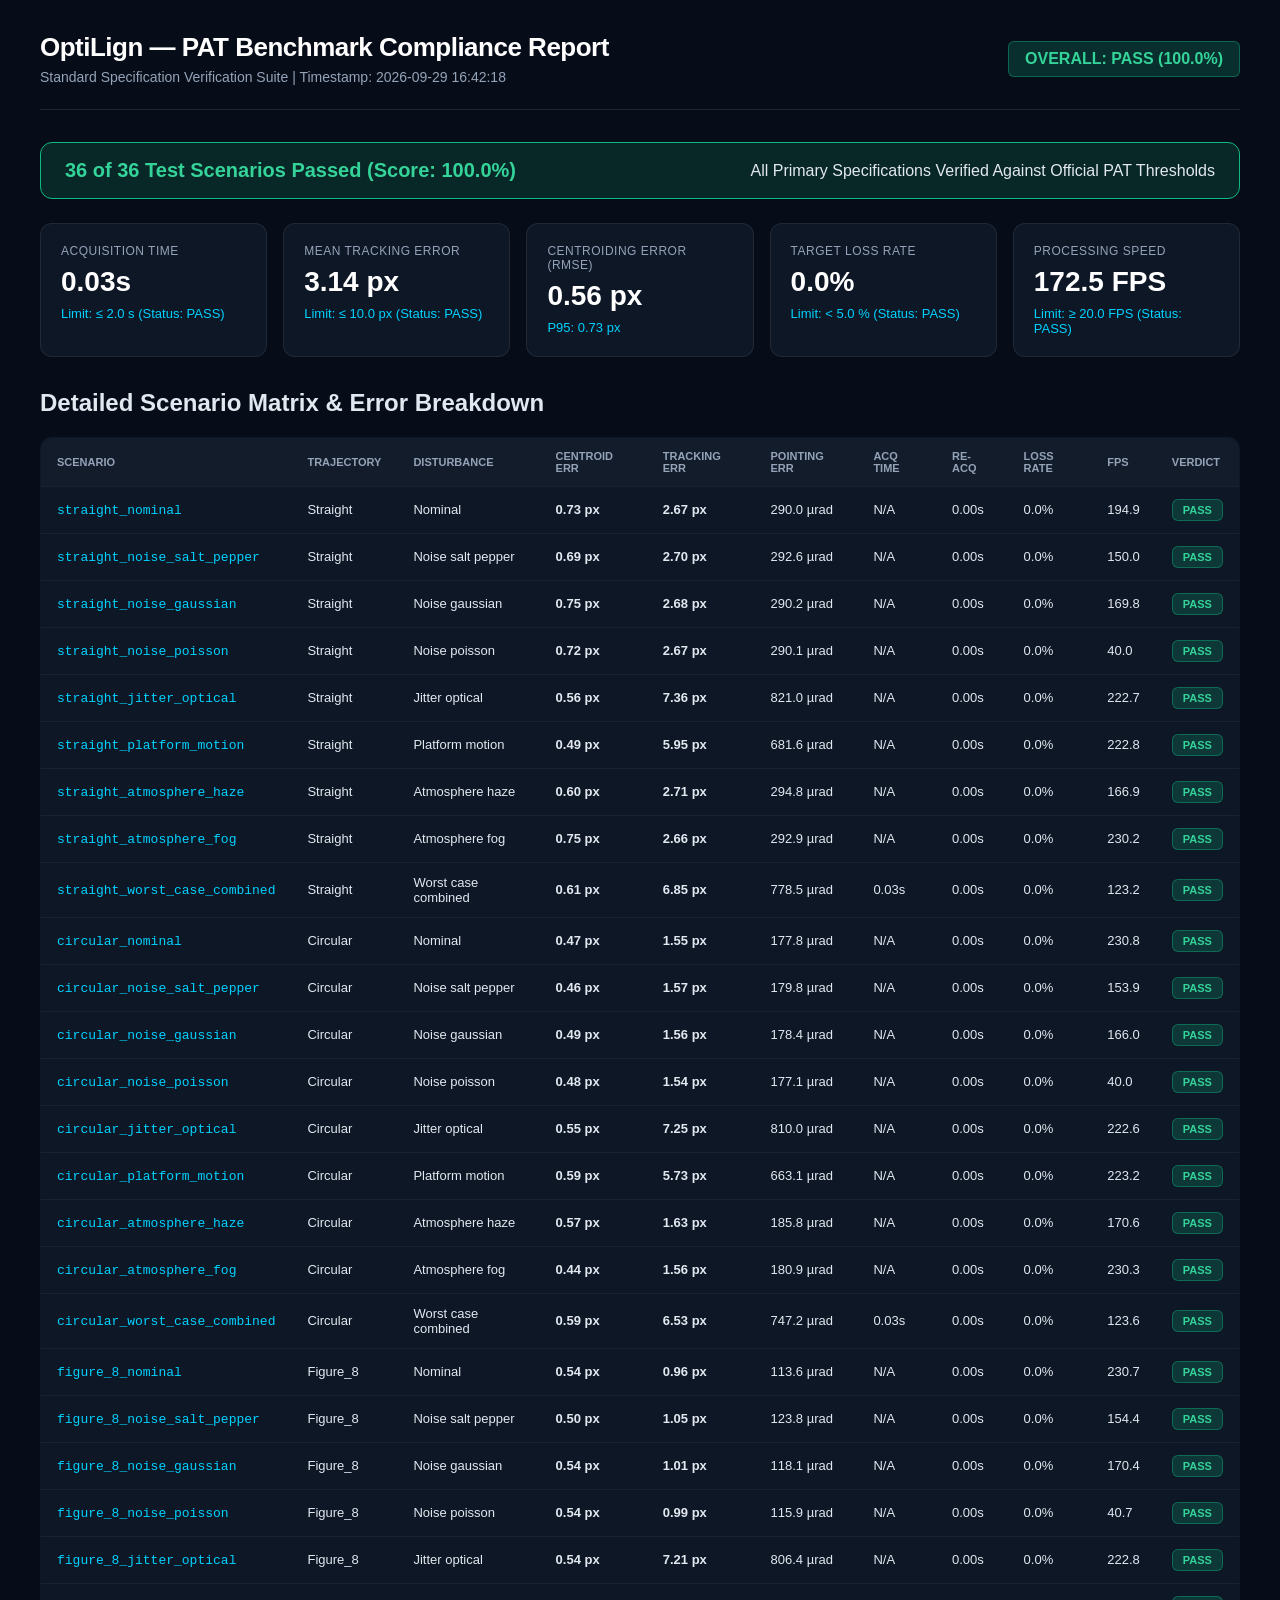
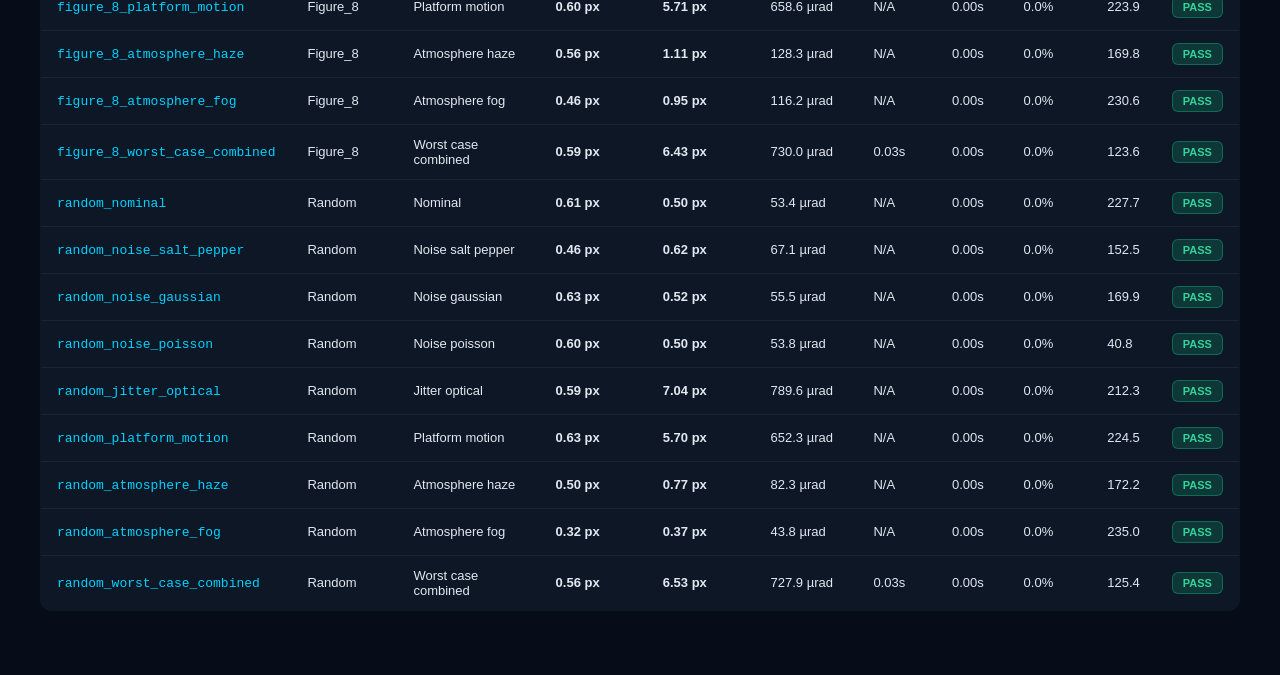
<file: results/standard_benchmark/compliance_report.html>
<!DOCTYPE html>
<html lang="en">
<head>
<meta charset="UTF-8">
<title>OptiLign — Standard Benchmark Compliance Report</title>
<style>
  :root {
    --bg: #070d18;
    --card: #0e1726;
    --accent: #00d2ff;
    --pass: #10b981;
    --fail: #ef4444;
    --text: #e2e8f0;
    --subtext: #94a3b8;
  }
  body {
    margin: 0; padding: 32px; background: var(--bg); color: var(--text);
    font-family: -apple-system, BlinkMacSystemFont, "Segoe UI", Roboto, sans-serif;
  }
  .container { max-width: 1200px; margin: 0 auto; }
  .header {
    display: flex; justify-content: space-between; align-items: center;
    border-bottom: 1px solid rgba(255,255,255,0.1); padding-bottom: 24px; margin-bottom: 32px;
  }
  h1 { margin: 0; font-size: 26px; color: #fff; letter-spacing: -0.5px; }
  .subtitle { color: var(--subtext); font-size: 14px; margin-top: 6px; }
  .scorecard {
    display: grid; grid-template-columns: repeat(auto-fit, minmax(200px, 1fr)); gap: 16px; margin-bottom: 32px;
  }
  .card {
    background: var(--card); border: 1px solid rgba(255,255,255,0.08); border-radius: 12px; padding: 20px;
  }
  .card-label { font-size: 12px; text-transform: uppercase; color: var(--subtext); letter-spacing: 0.5px; }
  .card-val { font-size: 28px; font-weight: bold; margin: 8px 0; color: #fff; }
  .card-sub { font-size: 13px; color: var(--accent); }
  .badge {
    display: inline-block; padding: 4px 10px; border-radius: 6px; font-size: 11px; font-weight: 700; text-transform: uppercase;
  }
  .badge.pass { background: rgba(16, 185, 129, 0.2); color: #34d399; border: 1px solid rgba(16, 185, 129, 0.4); }
  .badge.fail { background: rgba(239, 68, 68, 0.2); color: #f87171; border: 1px solid rgba(239, 68, 68, 0.4); }
  table {
    width: 100%; border-collapse: collapse; background: var(--card); border-radius: 12px; overflow: hidden;
    border: 1px solid rgba(255,255,255,0.08); margin-bottom: 32px;
  }
  th, td { padding: 12px 16px; text-align: left; font-size: 13px; border-bottom: 1px solid rgba(255,255,255,0.05); }
  th { background: rgba(255,255,255,0.02); color: var(--subtext); font-weight: 600; text-transform: uppercase; font-size: 11px; }
  code { font-family: monospace; color: var(--accent); }
  .verdict-banner {
    padding: 16px 24px; border-radius: 12px; margin-bottom: 24px; display: flex; align-items: center; justify-content: space-between;
    background: rgba(16, 185, 129, 0.15);
    border: 1px solid #10b981;
  }
  .verdict-text { font-size: 20px; font-weight: bold; color: #34d399; }
</style>
</head>
<body>
<div class="container">
  <div class="header">
    <div>
      <h1>OptiLign — PAT Benchmark Compliance Report</h1>
      <div class="subtitle">Standard Specification Verification Suite | Timestamp: 2026-09-29 16:42:18</div>
    </div>
    <div>
      <span class="badge pass" style="font-size: 16px; padding: 8px 16px;">
        OVERALL: PASS (100.0%)
      </span>
    </div>
  </div>

  <div class="verdict-banner">
    <div class="verdict-text">
      36 of 36 Test Scenarios Passed (Score: 100.0%)
    </div>
    <div>
      All Primary Specifications Verified Against Official PAT Thresholds
    </div>
  </div>

  <div class="scorecard">
    <div class="card">
      <div class="card-label">Acquisition Time</div>
      <div class="card-val">0.03s</div>
      <div class="card-sub">Limit: &le; 2.0 s (Status: PASS)</div>
    </div>
    <div class="card">
      <div class="card-label">Mean Tracking Error</div>
      <div class="card-val">3.14 px</div>
      <div class="card-sub">Limit: &le; 10.0 px (Status: PASS)</div>
    </div>
    <div class="card">
      <div class="card-label">Centroiding Error (RMSE)</div>
      <div class="card-val">0.56 px</div>
      <div class="card-sub">P95: 0.73 px</div>
    </div>
    <div class="card">
      <div class="card-label">Target Loss Rate</div>
      <div class="card-val">0.0%</div>
      <div class="card-sub">Limit: &lt; 5.0 % (Status: PASS)</div>
    </div>
    <div class="card">
      <div class="card-label">Processing Speed</div>
      <div class="card-val">172.5 FPS</div>
      <div class="card-sub">Limit: &ge; 20.0 FPS (Status: PASS)</div>
    </div>
  </div>

  <h2>Detailed Scenario Matrix &amp; Error Breakdown</h2>
  <table>
    <thead>
      <tr>
        <th>Scenario</th>
        <th>Trajectory</th>
        <th>Disturbance</th>
        <th>Centroid Err</th>
        <th>Tracking Err</th>
        <th>Pointing Err</th>
        <th>Acq Time</th>
        <th>Re-acq</th>
        <th>Loss Rate</th>
        <th>FPS</th>
        <th>Verdict</th>
      </tr>
    </thead>
    <tbody>
      
            <tr>
              <td><code>straight_nominal</code></td>
              <td>Straight</td>
              <td>Nominal</td>
              <td><strong>0.73 px</strong></td>
              <td><strong>2.67 px</strong></td>
              <td>290.0 µrad</td>
              <td>N/A</td>
              <td>0.00s</td>
              <td>0.0%</td>
              <td>194.9</td>
              <td><span class="badge pass">PASS</span></td>
            </tr>
            
            <tr>
              <td><code>straight_noise_salt_pepper</code></td>
              <td>Straight</td>
              <td>Noise salt pepper</td>
              <td><strong>0.69 px</strong></td>
              <td><strong>2.70 px</strong></td>
              <td>292.6 µrad</td>
              <td>N/A</td>
              <td>0.00s</td>
              <td>0.0%</td>
              <td>150.0</td>
              <td><span class="badge pass">PASS</span></td>
            </tr>
            
            <tr>
              <td><code>straight_noise_gaussian</code></td>
              <td>Straight</td>
              <td>Noise gaussian</td>
              <td><strong>0.75 px</strong></td>
              <td><strong>2.68 px</strong></td>
              <td>290.2 µrad</td>
              <td>N/A</td>
              <td>0.00s</td>
              <td>0.0%</td>
              <td>169.8</td>
              <td><span class="badge pass">PASS</span></td>
            </tr>
            
            <tr>
              <td><code>straight_noise_poisson</code></td>
              <td>Straight</td>
              <td>Noise poisson</td>
              <td><strong>0.72 px</strong></td>
              <td><strong>2.67 px</strong></td>
              <td>290.1 µrad</td>
              <td>N/A</td>
              <td>0.00s</td>
              <td>0.0%</td>
              <td>40.0</td>
              <td><span class="badge pass">PASS</span></td>
            </tr>
            
            <tr>
              <td><code>straight_jitter_optical</code></td>
              <td>Straight</td>
              <td>Jitter optical</td>
              <td><strong>0.56 px</strong></td>
              <td><strong>7.36 px</strong></td>
              <td>821.0 µrad</td>
              <td>N/A</td>
              <td>0.00s</td>
              <td>0.0%</td>
              <td>222.7</td>
              <td><span class="badge pass">PASS</span></td>
            </tr>
            
            <tr>
              <td><code>straight_platform_motion</code></td>
              <td>Straight</td>
              <td>Platform motion</td>
              <td><strong>0.49 px</strong></td>
              <td><strong>5.95 px</strong></td>
              <td>681.6 µrad</td>
              <td>N/A</td>
              <td>0.00s</td>
              <td>0.0%</td>
              <td>222.8</td>
              <td><span class="badge pass">PASS</span></td>
            </tr>
            
            <tr>
              <td><code>straight_atmosphere_haze</code></td>
              <td>Straight</td>
              <td>Atmosphere haze</td>
              <td><strong>0.60 px</strong></td>
              <td><strong>2.71 px</strong></td>
              <td>294.8 µrad</td>
              <td>N/A</td>
              <td>0.00s</td>
              <td>0.0%</td>
              <td>166.9</td>
              <td><span class="badge pass">PASS</span></td>
            </tr>
            
            <tr>
              <td><code>straight_atmosphere_fog</code></td>
              <td>Straight</td>
              <td>Atmosphere fog</td>
              <td><strong>0.75 px</strong></td>
              <td><strong>2.66 px</strong></td>
              <td>292.9 µrad</td>
              <td>N/A</td>
              <td>0.00s</td>
              <td>0.0%</td>
              <td>230.2</td>
              <td><span class="badge pass">PASS</span></td>
            </tr>
            
            <tr>
              <td><code>straight_worst_case_combined</code></td>
              <td>Straight</td>
              <td>Worst case combined</td>
              <td><strong>0.61 px</strong></td>
              <td><strong>6.85 px</strong></td>
              <td>778.5 µrad</td>
              <td>0.03s</td>
              <td>0.00s</td>
              <td>0.0%</td>
              <td>123.2</td>
              <td><span class="badge pass">PASS</span></td>
            </tr>
            
            <tr>
              <td><code>circular_nominal</code></td>
              <td>Circular</td>
              <td>Nominal</td>
              <td><strong>0.47 px</strong></td>
              <td><strong>1.55 px</strong></td>
              <td>177.8 µrad</td>
              <td>N/A</td>
              <td>0.00s</td>
              <td>0.0%</td>
              <td>230.8</td>
              <td><span class="badge pass">PASS</span></td>
            </tr>
            
            <tr>
              <td><code>circular_noise_salt_pepper</code></td>
              <td>Circular</td>
              <td>Noise salt pepper</td>
              <td><strong>0.46 px</strong></td>
              <td><strong>1.57 px</strong></td>
              <td>179.8 µrad</td>
              <td>N/A</td>
              <td>0.00s</td>
              <td>0.0%</td>
              <td>153.9</td>
              <td><span class="badge pass">PASS</span></td>
            </tr>
            
            <tr>
              <td><code>circular_noise_gaussian</code></td>
              <td>Circular</td>
              <td>Noise gaussian</td>
              <td><strong>0.49 px</strong></td>
              <td><strong>1.56 px</strong></td>
              <td>178.4 µrad</td>
              <td>N/A</td>
              <td>0.00s</td>
              <td>0.0%</td>
              <td>166.0</td>
              <td><span class="badge pass">PASS</span></td>
            </tr>
            
            <tr>
              <td><code>circular_noise_poisson</code></td>
              <td>Circular</td>
              <td>Noise poisson</td>
              <td><strong>0.48 px</strong></td>
              <td><strong>1.54 px</strong></td>
              <td>177.1 µrad</td>
              <td>N/A</td>
              <td>0.00s</td>
              <td>0.0%</td>
              <td>40.0</td>
              <td><span class="badge pass">PASS</span></td>
            </tr>
            
            <tr>
              <td><code>circular_jitter_optical</code></td>
              <td>Circular</td>
              <td>Jitter optical</td>
              <td><strong>0.55 px</strong></td>
              <td><strong>7.25 px</strong></td>
              <td>810.0 µrad</td>
              <td>N/A</td>
              <td>0.00s</td>
              <td>0.0%</td>
              <td>222.6</td>
              <td><span class="badge pass">PASS</span></td>
            </tr>
            
            <tr>
              <td><code>circular_platform_motion</code></td>
              <td>Circular</td>
              <td>Platform motion</td>
              <td><strong>0.59 px</strong></td>
              <td><strong>5.73 px</strong></td>
              <td>663.1 µrad</td>
              <td>N/A</td>
              <td>0.00s</td>
              <td>0.0%</td>
              <td>223.2</td>
              <td><span class="badge pass">PASS</span></td>
            </tr>
            
            <tr>
              <td><code>circular_atmosphere_haze</code></td>
              <td>Circular</td>
              <td>Atmosphere haze</td>
              <td><strong>0.57 px</strong></td>
              <td><strong>1.63 px</strong></td>
              <td>185.8 µrad</td>
              <td>N/A</td>
              <td>0.00s</td>
              <td>0.0%</td>
              <td>170.6</td>
              <td><span class="badge pass">PASS</span></td>
            </tr>
            
            <tr>
              <td><code>circular_atmosphere_fog</code></td>
              <td>Circular</td>
              <td>Atmosphere fog</td>
              <td><strong>0.44 px</strong></td>
              <td><strong>1.56 px</strong></td>
              <td>180.9 µrad</td>
              <td>N/A</td>
              <td>0.00s</td>
              <td>0.0%</td>
              <td>230.3</td>
              <td><span class="badge pass">PASS</span></td>
            </tr>
            
            <tr>
              <td><code>circular_worst_case_combined</code></td>
              <td>Circular</td>
              <td>Worst case combined</td>
              <td><strong>0.59 px</strong></td>
              <td><strong>6.53 px</strong></td>
              <td>747.2 µrad</td>
              <td>0.03s</td>
              <td>0.00s</td>
              <td>0.0%</td>
              <td>123.6</td>
              <td><span class="badge pass">PASS</span></td>
            </tr>
            
            <tr>
              <td><code>figure_8_nominal</code></td>
              <td>Figure_8</td>
              <td>Nominal</td>
              <td><strong>0.54 px</strong></td>
              <td><strong>0.96 px</strong></td>
              <td>113.6 µrad</td>
              <td>N/A</td>
              <td>0.00s</td>
              <td>0.0%</td>
              <td>230.7</td>
              <td><span class="badge pass">PASS</span></td>
            </tr>
            
            <tr>
              <td><code>figure_8_noise_salt_pepper</code></td>
              <td>Figure_8</td>
              <td>Noise salt pepper</td>
              <td><strong>0.50 px</strong></td>
              <td><strong>1.05 px</strong></td>
              <td>123.8 µrad</td>
              <td>N/A</td>
              <td>0.00s</td>
              <td>0.0%</td>
              <td>154.4</td>
              <td><span class="badge pass">PASS</span></td>
            </tr>
            
            <tr>
              <td><code>figure_8_noise_gaussian</code></td>
              <td>Figure_8</td>
              <td>Noise gaussian</td>
              <td><strong>0.54 px</strong></td>
              <td><strong>1.01 px</strong></td>
              <td>118.1 µrad</td>
              <td>N/A</td>
              <td>0.00s</td>
              <td>0.0%</td>
              <td>170.4</td>
              <td><span class="badge pass">PASS</span></td>
            </tr>
            
            <tr>
              <td><code>figure_8_noise_poisson</code></td>
              <td>Figure_8</td>
              <td>Noise poisson</td>
              <td><strong>0.54 px</strong></td>
              <td><strong>0.99 px</strong></td>
              <td>115.9 µrad</td>
              <td>N/A</td>
              <td>0.00s</td>
              <td>0.0%</td>
              <td>40.7</td>
              <td><span class="badge pass">PASS</span></td>
            </tr>
            
            <tr>
              <td><code>figure_8_jitter_optical</code></td>
              <td>Figure_8</td>
              <td>Jitter optical</td>
              <td><strong>0.54 px</strong></td>
              <td><strong>7.21 px</strong></td>
              <td>806.4 µrad</td>
              <td>N/A</td>
              <td>0.00s</td>
              <td>0.0%</td>
              <td>222.8</td>
              <td><span class="badge pass">PASS</span></td>
            </tr>
            
            <tr>
              <td><code>figure_8_platform_motion</code></td>
              <td>Figure_8</td>
              <td>Platform motion</td>
              <td><strong>0.60 px</strong></td>
              <td><strong>5.71 px</strong></td>
              <td>658.6 µrad</td>
              <td>N/A</td>
              <td>0.00s</td>
              <td>0.0%</td>
              <td>223.9</td>
              <td><span class="badge pass">PASS</span></td>
            </tr>
            
            <tr>
              <td><code>figure_8_atmosphere_haze</code></td>
              <td>Figure_8</td>
              <td>Atmosphere haze</td>
              <td><strong>0.56 px</strong></td>
              <td><strong>1.11 px</strong></td>
              <td>128.3 µrad</td>
              <td>N/A</td>
              <td>0.00s</td>
              <td>0.0%</td>
              <td>169.8</td>
              <td><span class="badge pass">PASS</span></td>
            </tr>
            
            <tr>
              <td><code>figure_8_atmosphere_fog</code></td>
              <td>Figure_8</td>
              <td>Atmosphere fog</td>
              <td><strong>0.46 px</strong></td>
              <td><strong>0.95 px</strong></td>
              <td>116.2 µrad</td>
              <td>N/A</td>
              <td>0.00s</td>
              <td>0.0%</td>
              <td>230.6</td>
              <td><span class="badge pass">PASS</span></td>
            </tr>
            
            <tr>
              <td><code>figure_8_worst_case_combined</code></td>
              <td>Figure_8</td>
              <td>Worst case combined</td>
              <td><strong>0.59 px</strong></td>
              <td><strong>6.43 px</strong></td>
              <td>730.0 µrad</td>
              <td>0.03s</td>
              <td>0.00s</td>
              <td>0.0%</td>
              <td>123.6</td>
              <td><span class="badge pass">PASS</span></td>
            </tr>
            
            <tr>
              <td><code>random_nominal</code></td>
              <td>Random</td>
              <td>Nominal</td>
              <td><strong>0.61 px</strong></td>
              <td><strong>0.50 px</strong></td>
              <td>53.4 µrad</td>
              <td>N/A</td>
              <td>0.00s</td>
              <td>0.0%</td>
              <td>227.7</td>
              <td><span class="badge pass">PASS</span></td>
            </tr>
            
            <tr>
              <td><code>random_noise_salt_pepper</code></td>
              <td>Random</td>
              <td>Noise salt pepper</td>
              <td><strong>0.46 px</strong></td>
              <td><strong>0.62 px</strong></td>
              <td>67.1 µrad</td>
              <td>N/A</td>
              <td>0.00s</td>
              <td>0.0%</td>
              <td>152.5</td>
              <td><span class="badge pass">PASS</span></td>
            </tr>
            
            <tr>
              <td><code>random_noise_gaussian</code></td>
              <td>Random</td>
              <td>Noise gaussian</td>
              <td><strong>0.63 px</strong></td>
              <td><strong>0.52 px</strong></td>
              <td>55.5 µrad</td>
              <td>N/A</td>
              <td>0.00s</td>
              <td>0.0%</td>
              <td>169.9</td>
              <td><span class="badge pass">PASS</span></td>
            </tr>
            
            <tr>
              <td><code>random_noise_poisson</code></td>
              <td>Random</td>
              <td>Noise poisson</td>
              <td><strong>0.60 px</strong></td>
              <td><strong>0.50 px</strong></td>
              <td>53.8 µrad</td>
              <td>N/A</td>
              <td>0.00s</td>
              <td>0.0%</td>
              <td>40.8</td>
              <td><span class="badge pass">PASS</span></td>
            </tr>
            
            <tr>
              <td><code>random_jitter_optical</code></td>
              <td>Random</td>
              <td>Jitter optical</td>
              <td><strong>0.59 px</strong></td>
              <td><strong>7.04 px</strong></td>
              <td>789.6 µrad</td>
              <td>N/A</td>
              <td>0.00s</td>
              <td>0.0%</td>
              <td>212.3</td>
              <td><span class="badge pass">PASS</span></td>
            </tr>
            
            <tr>
              <td><code>random_platform_motion</code></td>
              <td>Random</td>
              <td>Platform motion</td>
              <td><strong>0.63 px</strong></td>
              <td><strong>5.70 px</strong></td>
              <td>652.3 µrad</td>
              <td>N/A</td>
              <td>0.00s</td>
              <td>0.0%</td>
              <td>224.5</td>
              <td><span class="badge pass">PASS</span></td>
            </tr>
            
            <tr>
              <td><code>random_atmosphere_haze</code></td>
              <td>Random</td>
              <td>Atmosphere haze</td>
              <td><strong>0.50 px</strong></td>
              <td><strong>0.77 px</strong></td>
              <td>82.3 µrad</td>
              <td>N/A</td>
              <td>0.00s</td>
              <td>0.0%</td>
              <td>172.2</td>
              <td><span class="badge pass">PASS</span></td>
            </tr>
            
            <tr>
              <td><code>random_atmosphere_fog</code></td>
              <td>Random</td>
              <td>Atmosphere fog</td>
              <td><strong>0.32 px</strong></td>
              <td><strong>0.37 px</strong></td>
              <td>43.8 µrad</td>
              <td>N/A</td>
              <td>0.00s</td>
              <td>0.0%</td>
              <td>235.0</td>
              <td><span class="badge pass">PASS</span></td>
            </tr>
            
            <tr>
              <td><code>random_worst_case_combined</code></td>
              <td>Random</td>
              <td>Worst case combined</td>
              <td><strong>0.56 px</strong></td>
              <td><strong>6.53 px</strong></td>
              <td>727.9 µrad</td>
              <td>0.03s</td>
              <td>0.00s</td>
              <td>0.0%</td>
              <td>125.4</td>
              <td><span class="badge pass">PASS</span></td>
            </tr>
            
    </tbody>
  </table>
</div>
</body>
</html>
</file>
